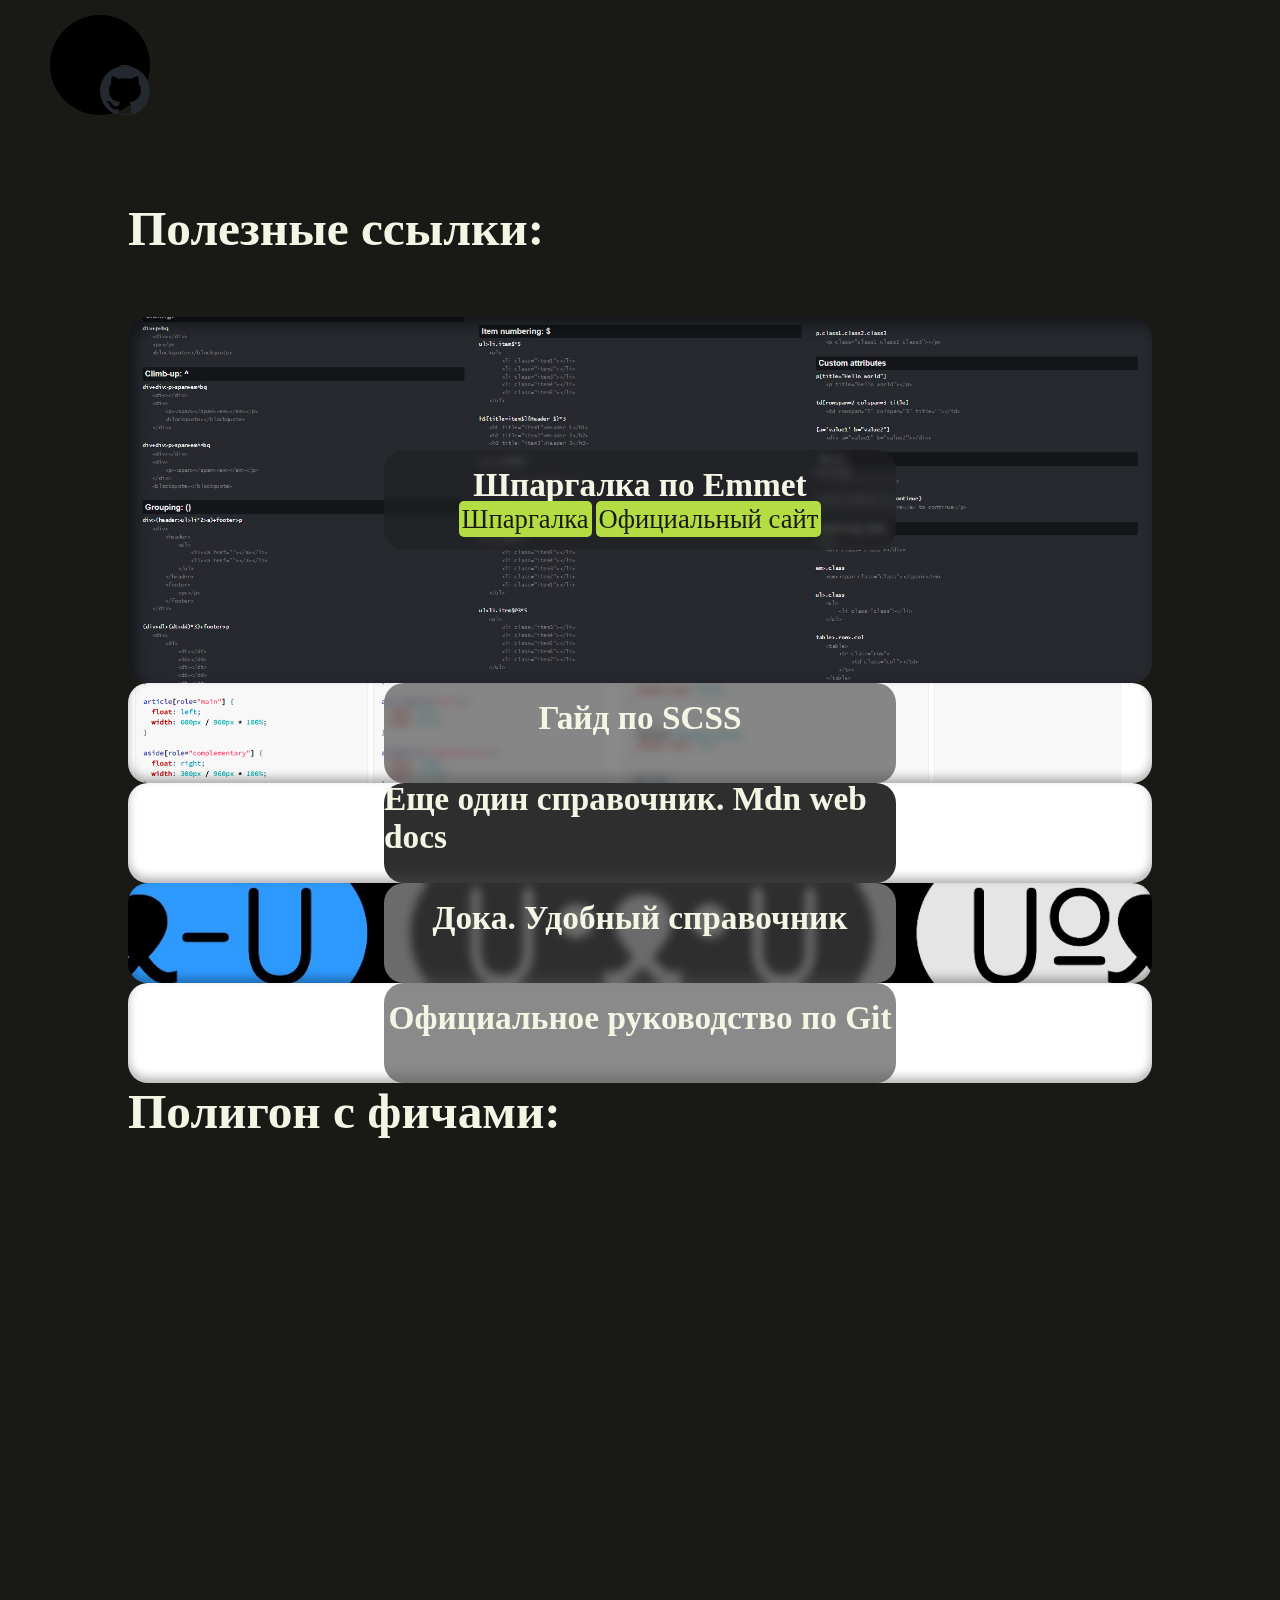
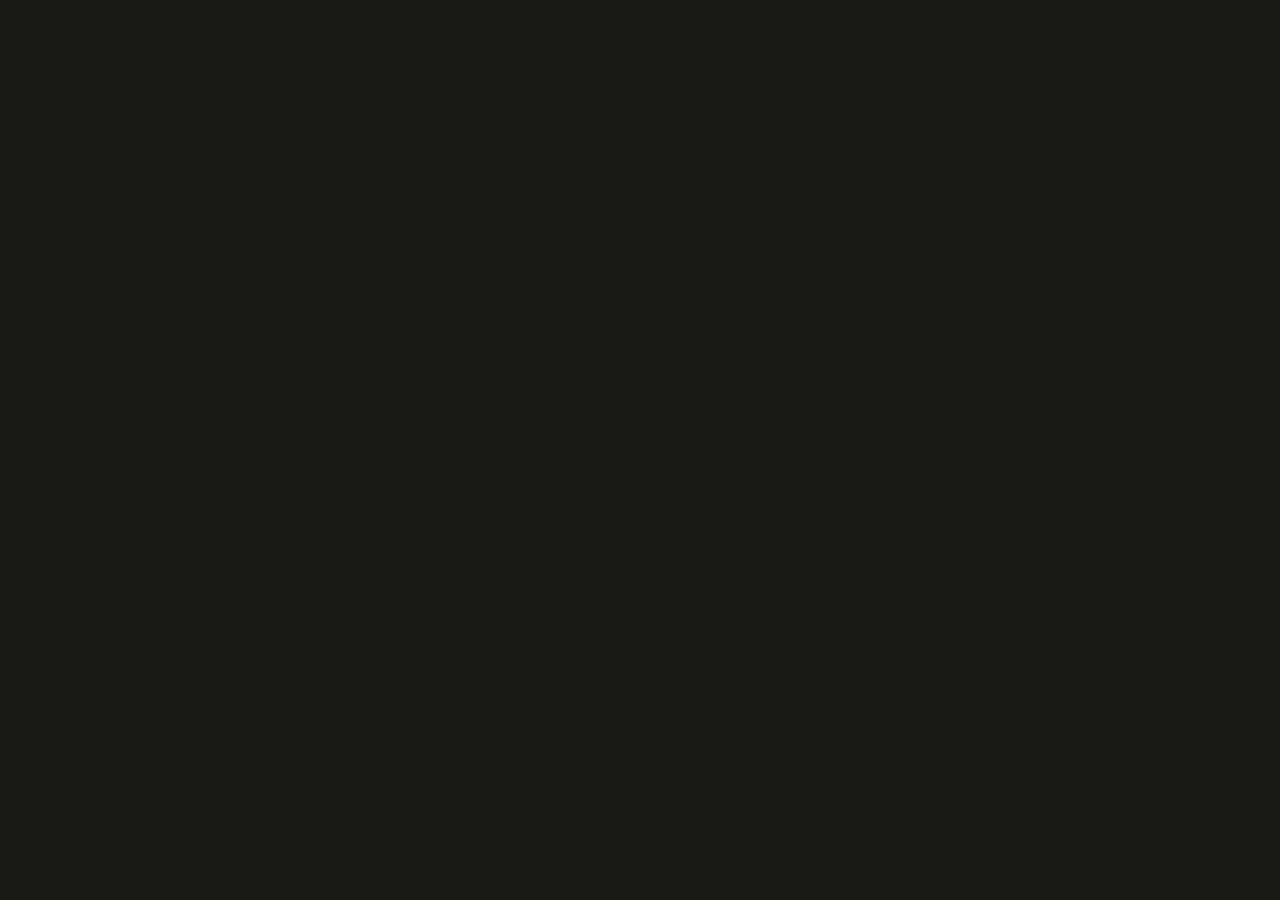
<file: index.html>
<!DOCTYPE html>
<html lang="en">
<head>
    <meta charset="UTF-8">
    <meta name="viewport" content="width=device-width, initial-scale=1.0">
    <link rel="stylesheet" href="style/style.css">
    <title>me</title>
</head>
<body>
    <header>
    <div class="avatar"><div class="git"></div></div>
    </header>
    <div class="content">
        <div class="block materials">
            <h2>Полезные ссылки:</h2>
            <div class="slider active" style="background-image: url(
                style/img/Emmet-list.png
            );">
            <div>
            <h1>Шпаргалка по Emmet</h1>
            <p><a href="https://docs.emmet.io/cheat-sheet/">Шпаргалка</a>
                <a href="https://docs.emmet.io/css-abbreviations/">Официальный сайт</a></p>
            
            </div>
            </div>
            <div class="slider" style="background-image: url(
                style/img/scss.png
            );">
            <div>
            <h1>Гайд по SCSS</h1>
            <p><a href="https://sass-scss.ru/guide/">Гайд</a>
            </div>
            </div>
            <div class="slider" style="background-image: url(
                https://habrastorage.org/getpro/habr/upload_files/36d/d2d/f2d/36dd2df2dd3817ad71e4dbc1a55fa0f6.png
            );">
            <div style="backdrop-filter: invert(70%) brightness(60%) blur(5px);">
            <h1>Еще один справочник. Mdn web docs</h1>
            <p><a href="https://doka.guide/">Открыть сайт</a></p>
            </div>
            </div>
            <div class="slider" style="background-image: url(
                style/img/Doka.jpg
            );">
            <div style="backdrop-filter: invert(70%) brightness(60%) blur(5px);">
            <h1>Дока. Удобный справочник</h1>
            <p><a href="https://doka.guide/">Открыть сайт</a></p>
            </div>
            </div>
            <div class="slider" style="background-image: url(
                https://avatars.mds.yandex.net/i?id=b10d87cb538e0b4d468ae9e17722e532_l-9589172-images-thumbs&n=13
            );">
            
            <div>
                <h1>Официальное руководство по Git</h1>
                <p><a href="https://git-scm.com/book/ru/v2">Открыть сайт</a>
        
            </div>
            <!--<div class="slider" style="background-image: url(
                
            );">
            
            <h1></h1>
        
            </div>
            <div class="slider" style="background-image: url(
                
            );">
            
            <h1></h1>
        
            </div>
            <div class="slider" style="background-image: url(
                
            );">
            
            <h1></h1>
        
            </div>
            <div class="slider" style="background-image: url(
                
            );">
            
            <h1></h1>
        
            </div>-->
        </div
        <div class="block features">
            <h2>Полигон с фичами:</h2>

        </div>
        <div class="block prgects">
            
        </div> 
    </div>
    <script src="js/script.js"></script>
</body>
</html>
</file>
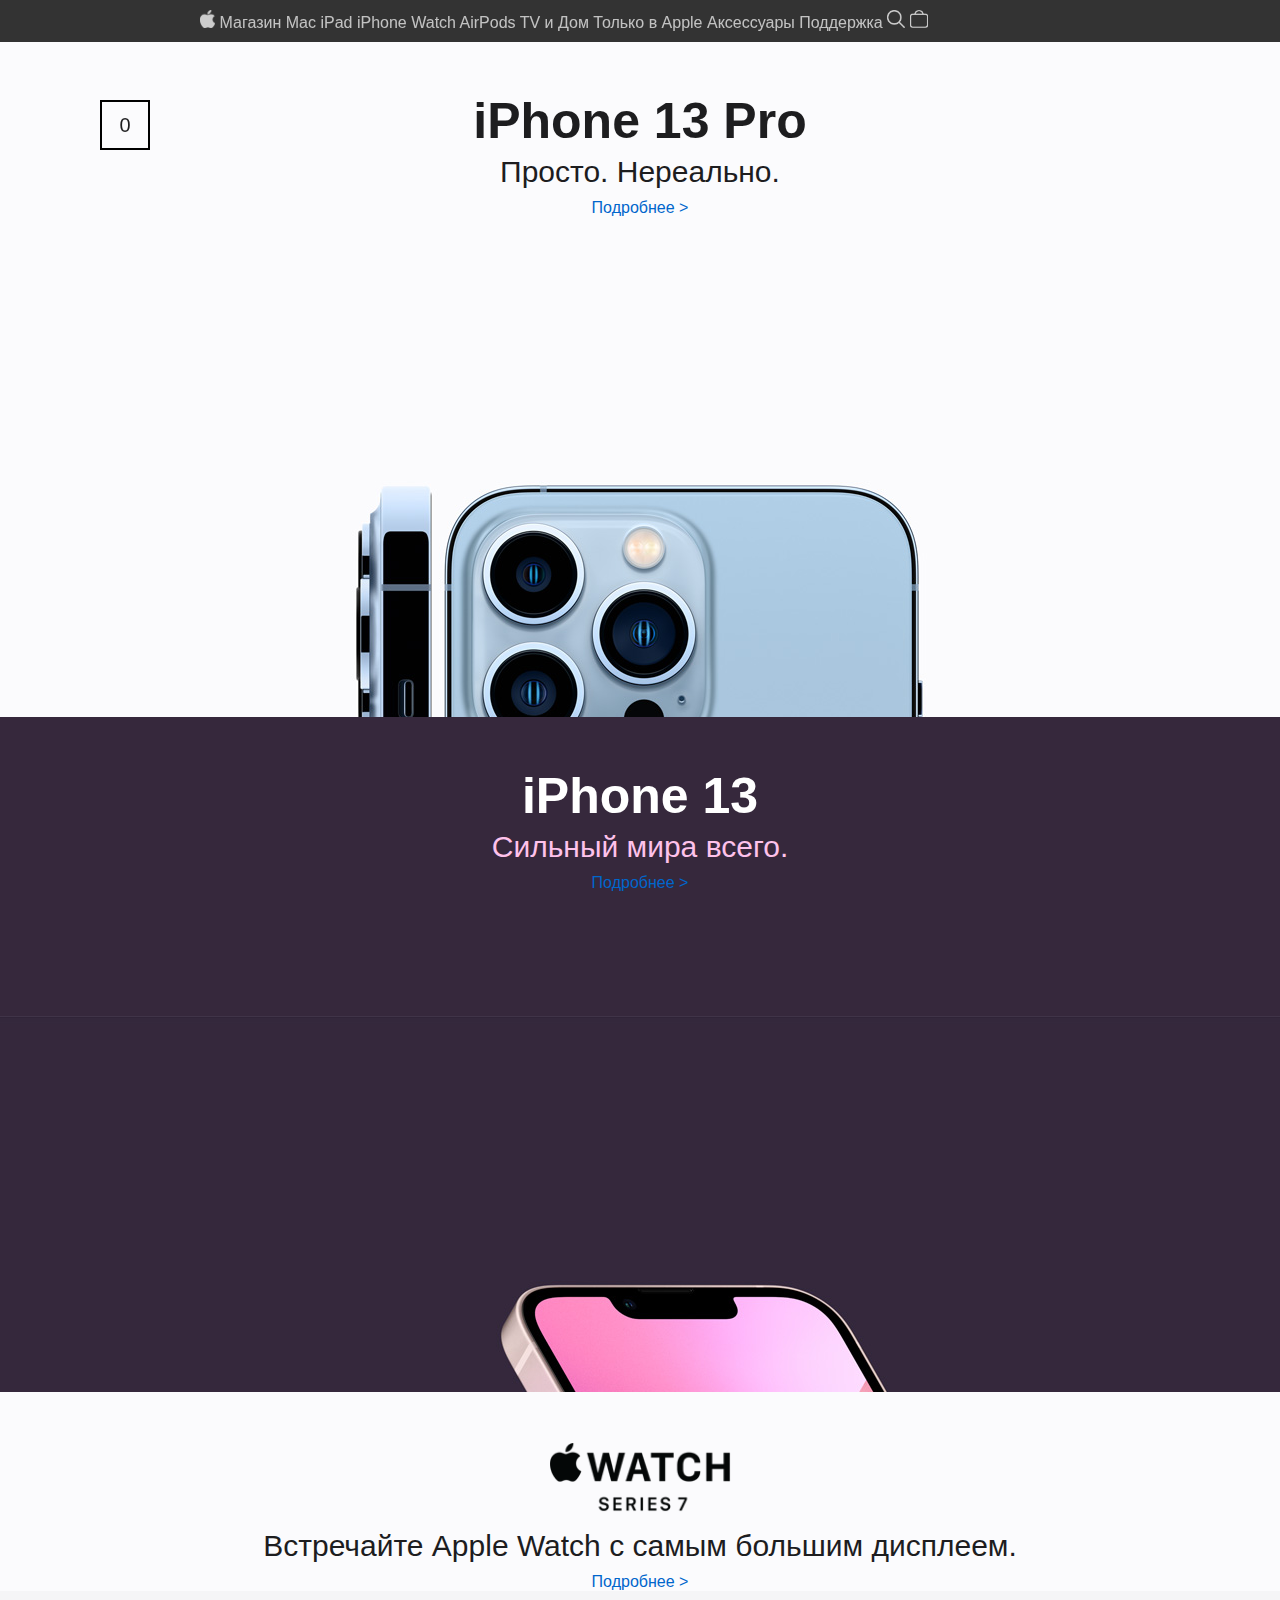
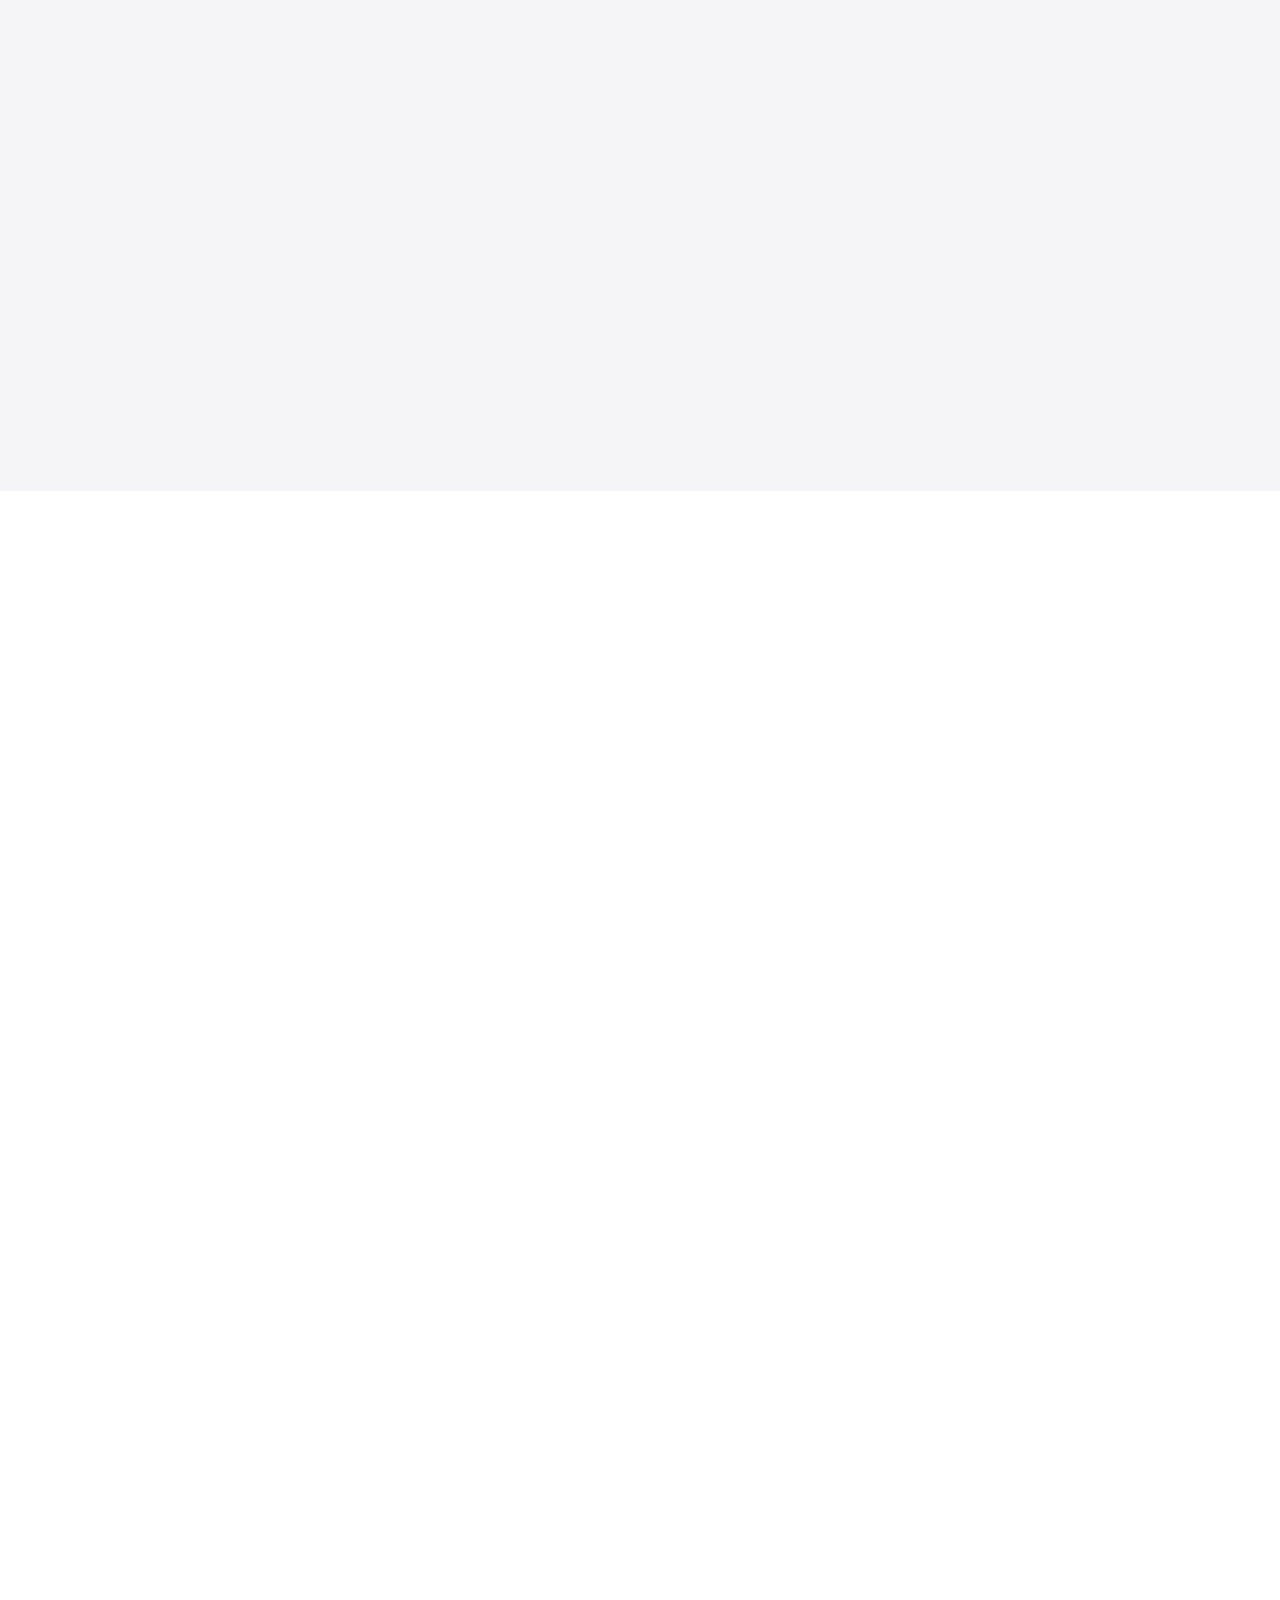
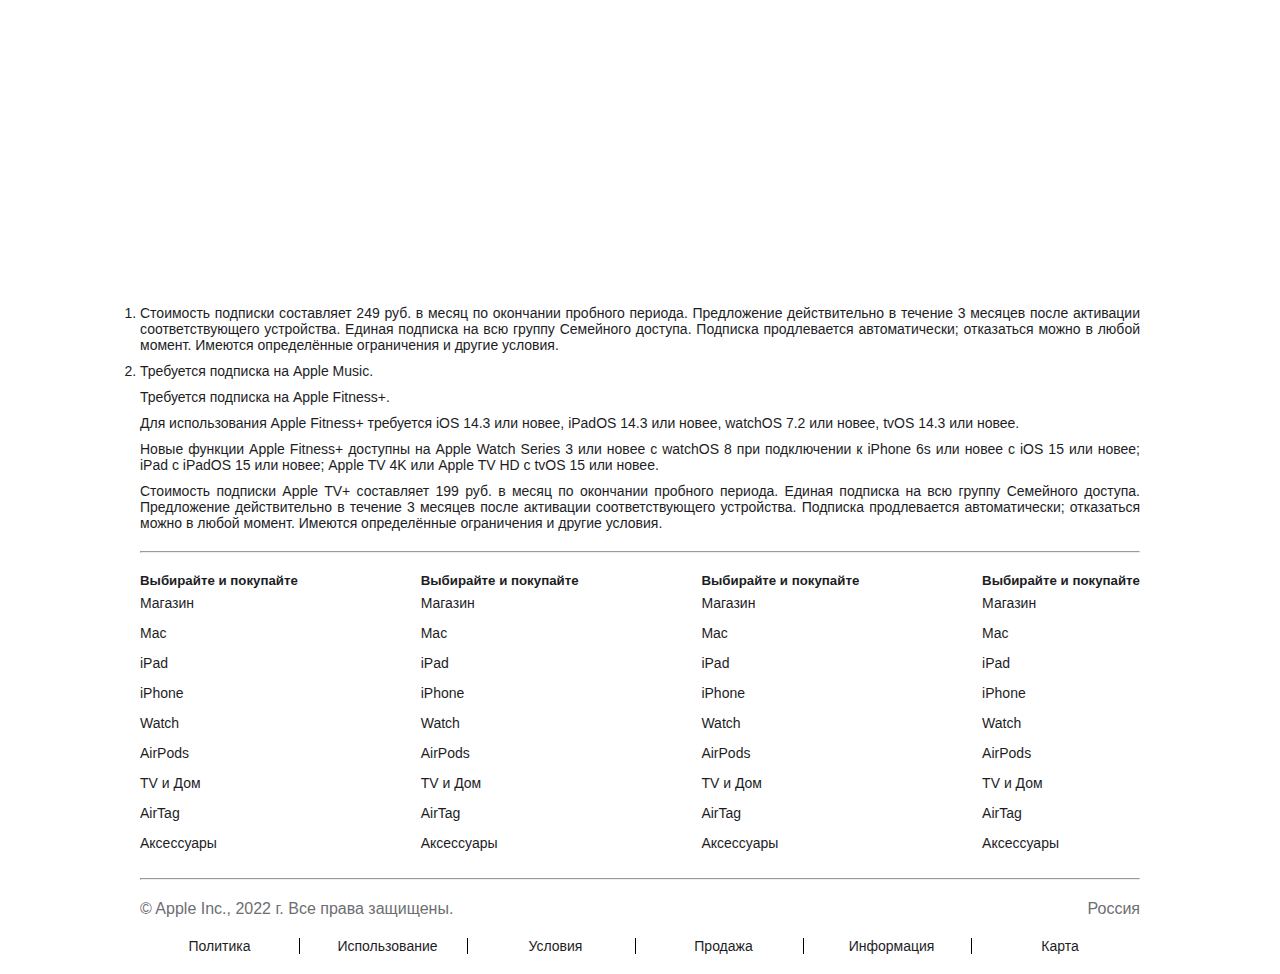
<file: iPhone (1)/index.html>
<!DOCTYPE html>
<html lang="ru">
<head>
    <meta charset="UTF-8">
    <meta http-equiv="X-UA-Compatible" content="IE=edge">
    <meta name="viewport" content="width=device-width, initial-scale=1.0">
    <title>Apple Corporation</title>
    <link rel="stylesheet" href="style/style.css">
</head>
<body>
    <nav class="nav">
        <div class="nav__links">
            <a href="index.html" class="nav__link"><img src="style/img/logo.png" alt="" class="nav__img"></a>
            <a href="store.html" class="nav__link">Магазин</a>
            <a href="" class="nav__link">Mac</a>
            <a href="" class="nav__link">iPad</a>
            <a href="" class="nav__link">iPhone</a>
            <a href="" class="nav__link">Watch</a>
            <a href="" class="nav__link">AirPods</a>
            <a href="" class="nav__link">TV и Дом</a>
            <a href="" class="nav__link">Только в Apple</a>
            <a href="" class="nav__link">Аксессуары</a>
            <a href="" class="nav__link">Поддержка</a>
            <a href="" class="nav__link"><img src="style/img/search.png" alt="" class="nav__img"></a>
            <a href="#" class="nav__link btnMessage"><img src="style/img/bag.png" alt="" class="nav__img"></a>
        </div>
            
        <div class="nav-placeholder"></div>
    </nav>
    <div class="message">На данный момент магазин не доступен</div>
    <main>
        <section class="promo">
            <h2 class="promo__header">iPhone 13 Pro</h2>
            <h3 class="promo__subheader">Просто. Нереально.</h3>
            <a class="promo__link" href="">Подробнее > </a>
            <div class="promo__img promo__img_iphone13pro" id="iphone13pro"></div>
        </section>

        <section class="promo promo_purple">
            <h2 class="promo__header promo__header_purple">iPhone 13</h2>
            <h3 class="promo__subheader promo__subheader_purple">Сильный мира всего.</h3>
            <a class="promo__link" href="">Подробнее > </a>
            <div class="promo__img promo__img_iphone13" id="iphone13"></div>
        </section>
        
        <section class="promo">
            <h2 class="promo__header"><img class="promo__img" src="style/img/watch_logo.png" alt=""></h2>
            <h3 class="promo__subheader">Встречайте Apple Watch с самым большим дисплеем.</h3>
            <a class="promo__link" href="">Подробнее > </a>
            <div class="promo__img promo__img_watch" id="watch"></div>
        </section>

        <section class="promo-wrapper promo-wrapper_first">
            <section class="promo promo_little">
                <h2 class="promo__header">MacBook Pro</h2>
                <h3 class="promo__subheader">Суперсила профессионалов</h3>
                <a class="promo__link" href="">Подробнее > </a>
                <div class="promo__img promo__img_little promo__img_book_little" id="macbook"></div>
            </section>

            <section class="promo promo_little promo_little_black">
                <h2 class="promo__header">iPad Pro</h2>
                <h3 class="promo__subheader">Суперсила чипа Apple M1</h3>
                <a class="promo__link" href="">Подробнее > </a>
                <div class="promo__img promo__img_little promo__img_ipad_little" id="ipad"></div>
            </section>
        </section>


        <section class="promo-wrapper promo-wrapper_second">
            <section class="promo promo_little">
                <div class="promo__img promo__img_little promo__img_airpods_little" id="airpods"></div>
                <h2 class="promo__header">AirPods</h2>
                <h3 class="promo__subheader">Абсолютно новые. <br>С пространственным аудио.</h3>
                <a class="promo__link" href="">Подробнее > </a>     
            </section>

            <section class="promo promo_little">
                <h2 class="promo__header"><img src="style/img/logo_fitnes.png" alt=""></h2>
                <h3 class="promo__subheader">Больше движения. Новые занятия «Бег»<br> и Коллекции тренировок.</h3>
                <a class="promo__link" href="">Подробнее > </a>
                <div class="promo__img promo__img_little promo__img_fitnes_little" id="fitnes"></div>
            </section>
        </section>

       <section class="promo-wrapper promo-wrapper_third">    <!-- дз + js-->
        </section>
    </main>
    <footer class="footer">
        <section class="footer-content">
            <section class="footer-content__info">
                <ol class="footer-content__info__list">
                    <li>Стоимость подписки составляет 249 руб. в месяц по окончании пробного периода. 
                        Предложение действительно в течение 3 месяцев после активации соответствующего устройства. 
                        Единая подписка на всю группу Семейного доступа. 
                        Подписка продлевается автоматически; отказаться можно в любой момент. Имеются определённые ограничения и другие условия.
                    </li>
                    <li>Требуется подписка на Apple Music.</li>
                    <li>Требуется подписка на Apple Fitness+.</li>
                    <li>Для использования Apple Fitness+ требуется iOS 14.3 или новее, 
                        iPadOS 14.3 или новее, watchOS 7.2 или новее, tvOS 14.3 или новее.
                    </li>
                    <li>Новые функции Apple Fitness+ доступны на Apple Watch Series 3 или новее с watchOS 8
                         при подключении к iPhone 6s или новее с iOS 15 или новее;
                         iPad с iPadOS 15 или новее; Apple TV 4K или Apple TV HD с tvOS 15 или новее.
                    </li>
                    <li>Стоимость подписки Apple TV+ составляет 199 руб. в месяц по окончании пробного периода.
                        Единая подписка на всю группу Семейного доступа.
                        Предложение действительно в течение 3 месяцев после активации соответствующего устройства.
                        Подписка продлевается автоматически; отказаться можно в любой момент.
                        Имеются определённые ограничения и другие условия.
                    </li>
                </ol>
            </section>
            <hr>
            <nav class="footer-content__nav">
                <section class="footer-content__nav__item">
                    <h5>Выбирайте и покупайте</h5>
                    <a href="">Магазин</a>
                    <a href="">Mac</a>
                    <a href="">iPad</a>
                    <a href="">iPhone</a>
                    <a href="">Watch</a>
                    <a href="">AirPods</a>
                    <a href="">TV и Дом</a>
                    <a href="">AirTag</a>
                    <a href="">Аксессуары</a>
                </section>
                <section class="footer-content__nav__item">
                    <h5>Выбирайте и покупайте</h5>
                    <a href="">Магазин</a>
                    <a href="">Mac</a>
                    <a href="">iPad</a>
                    <a href="">iPhone</a>
                    <a href="">Watch</a>
                    <a href="">AirPods</a>
                    <a href="">TV и Дом</a>
                    <a href="">AirTag</a>
                    <a href="">Аксессуары</a>
                </section>
                <section class="footer-content__nav__item">
                    <h5>Выбирайте и покупайте</h5>
                    <a href="">Магазин</a>
                    <a href="">Mac</a>
                    <a href="">iPad</a>
                    <a href="">iPhone</a>
                    <a href="">Watch</a>
                    <a href="">AirPods</a>
                    <a href="">TV и Дом</a>
                    <a href="">AirTag</a>
                    <a href="">Аксессуары</a>
                </section>
                <section class="footer-content__nav__item">
                    <h5>Выбирайте и покупайте</h5>
                    <a href="">Магазин</a>
                    <a href="">Mac</a>
                    <a href="">iPad</a>
                    <a href="">iPhone</a>
                    <a href="">Watch</a>
                    <a href="">AirPods</a>
                    <a href="">TV и Дом</a>
                    <a href="">AirTag</a>
                    <a href="">Аксессуары</a>
                </section>
            </nav>
            <hr>
            <section class="footer-content__rights">
                <p>© Apple Inc., 2022 г. Все права защищены.</p>
                <p>Россия</p>
            </section>
            <section class="footer-content__legal-links">
                <a href="">Политика</a>
                <a href="">Использование</a>
                <a href="">Условия</a>
                <a href="">Продажа</a>
                <a href="">Информация</a>
                <a href="">Карта</a>
            </section>
        </section>
    </footer>
    
    <div id="score">0</div>
    <script src="script/parallax.js"></script>
    <script src="script/message.js"></script>
</body>
</html>
</file>
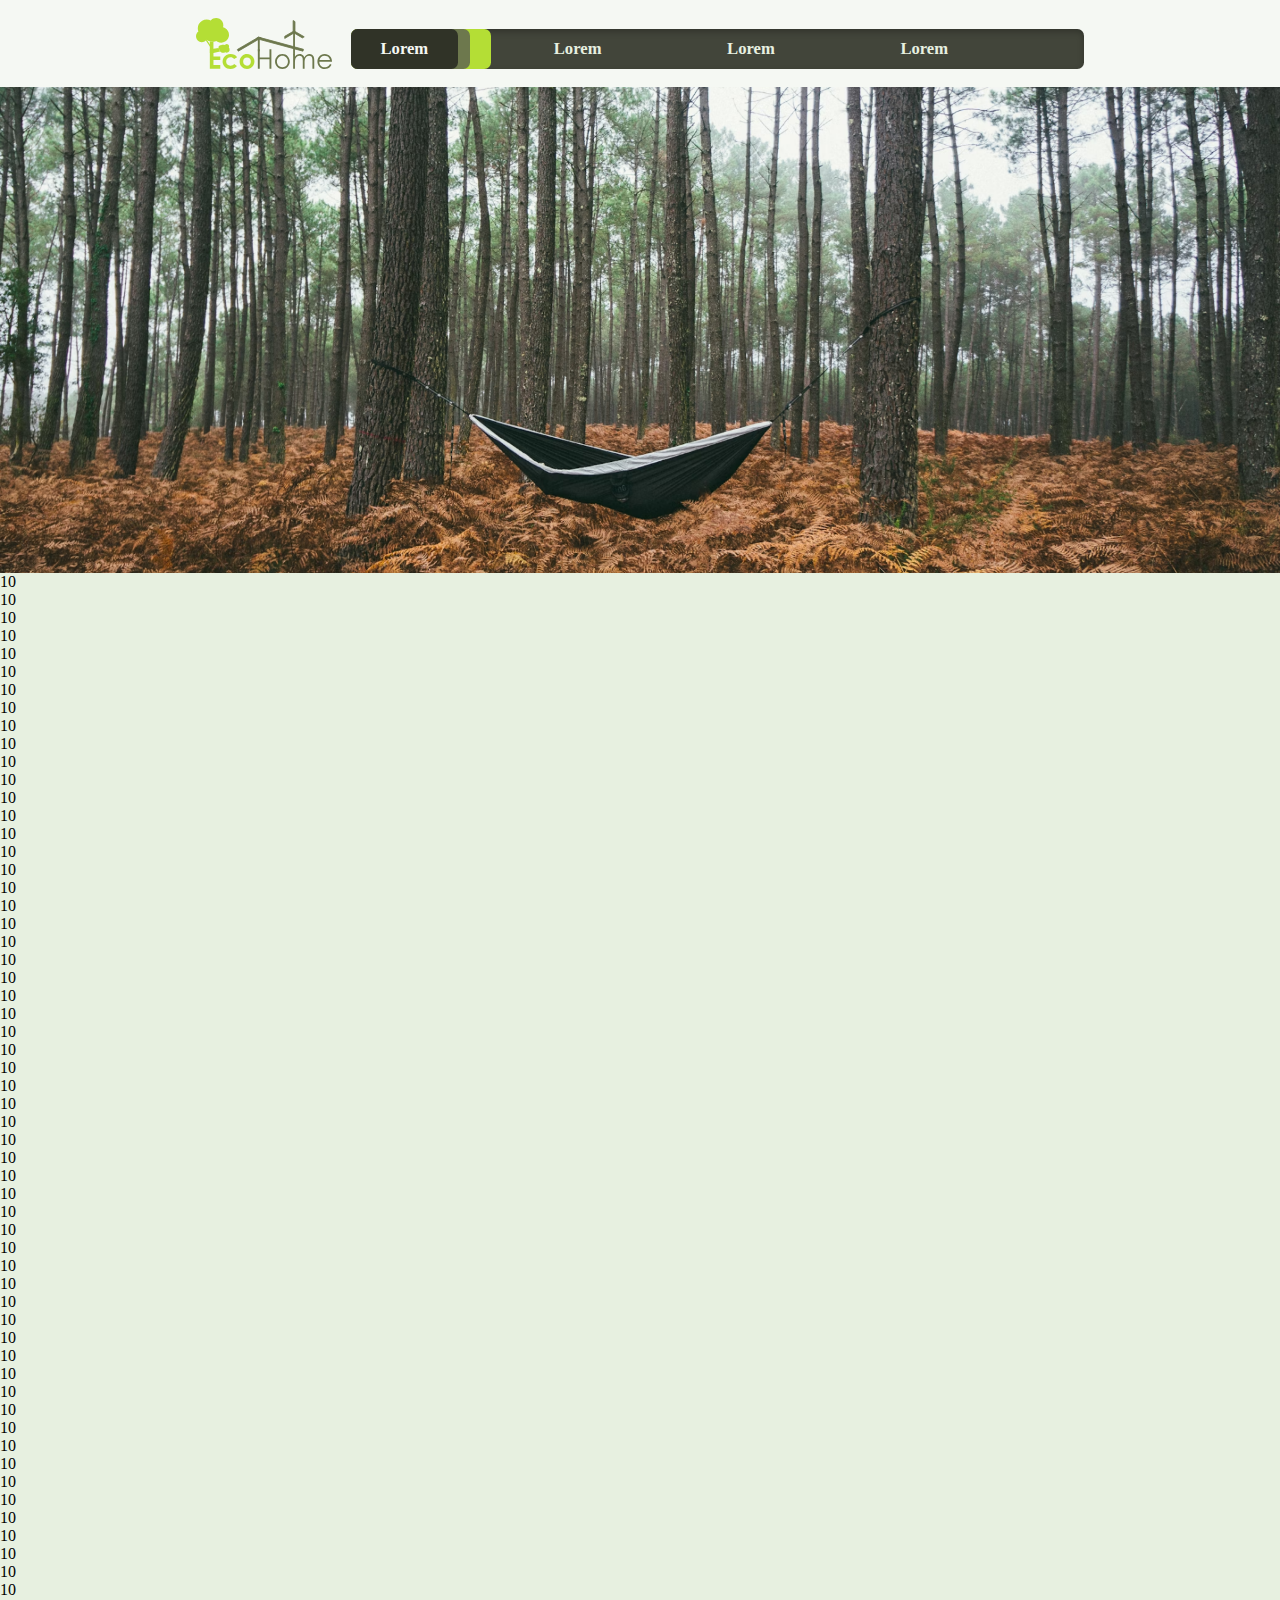
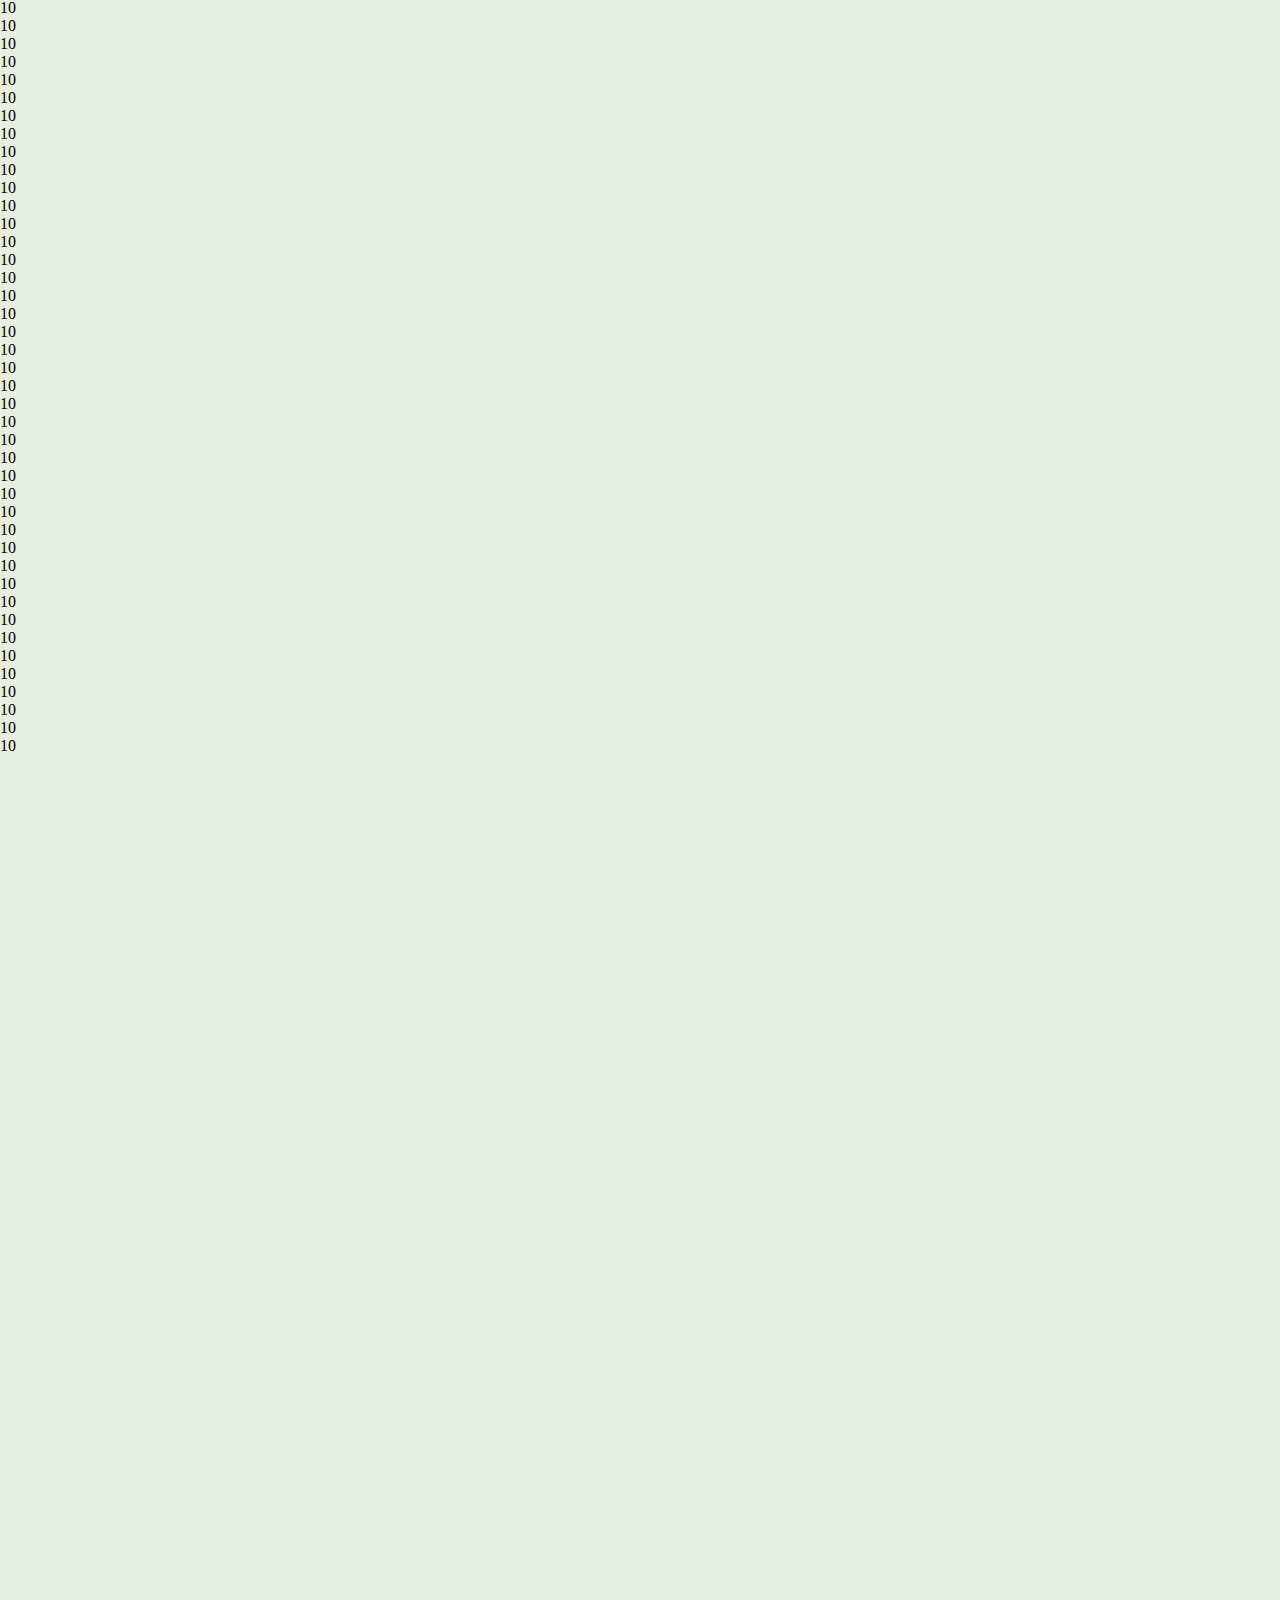
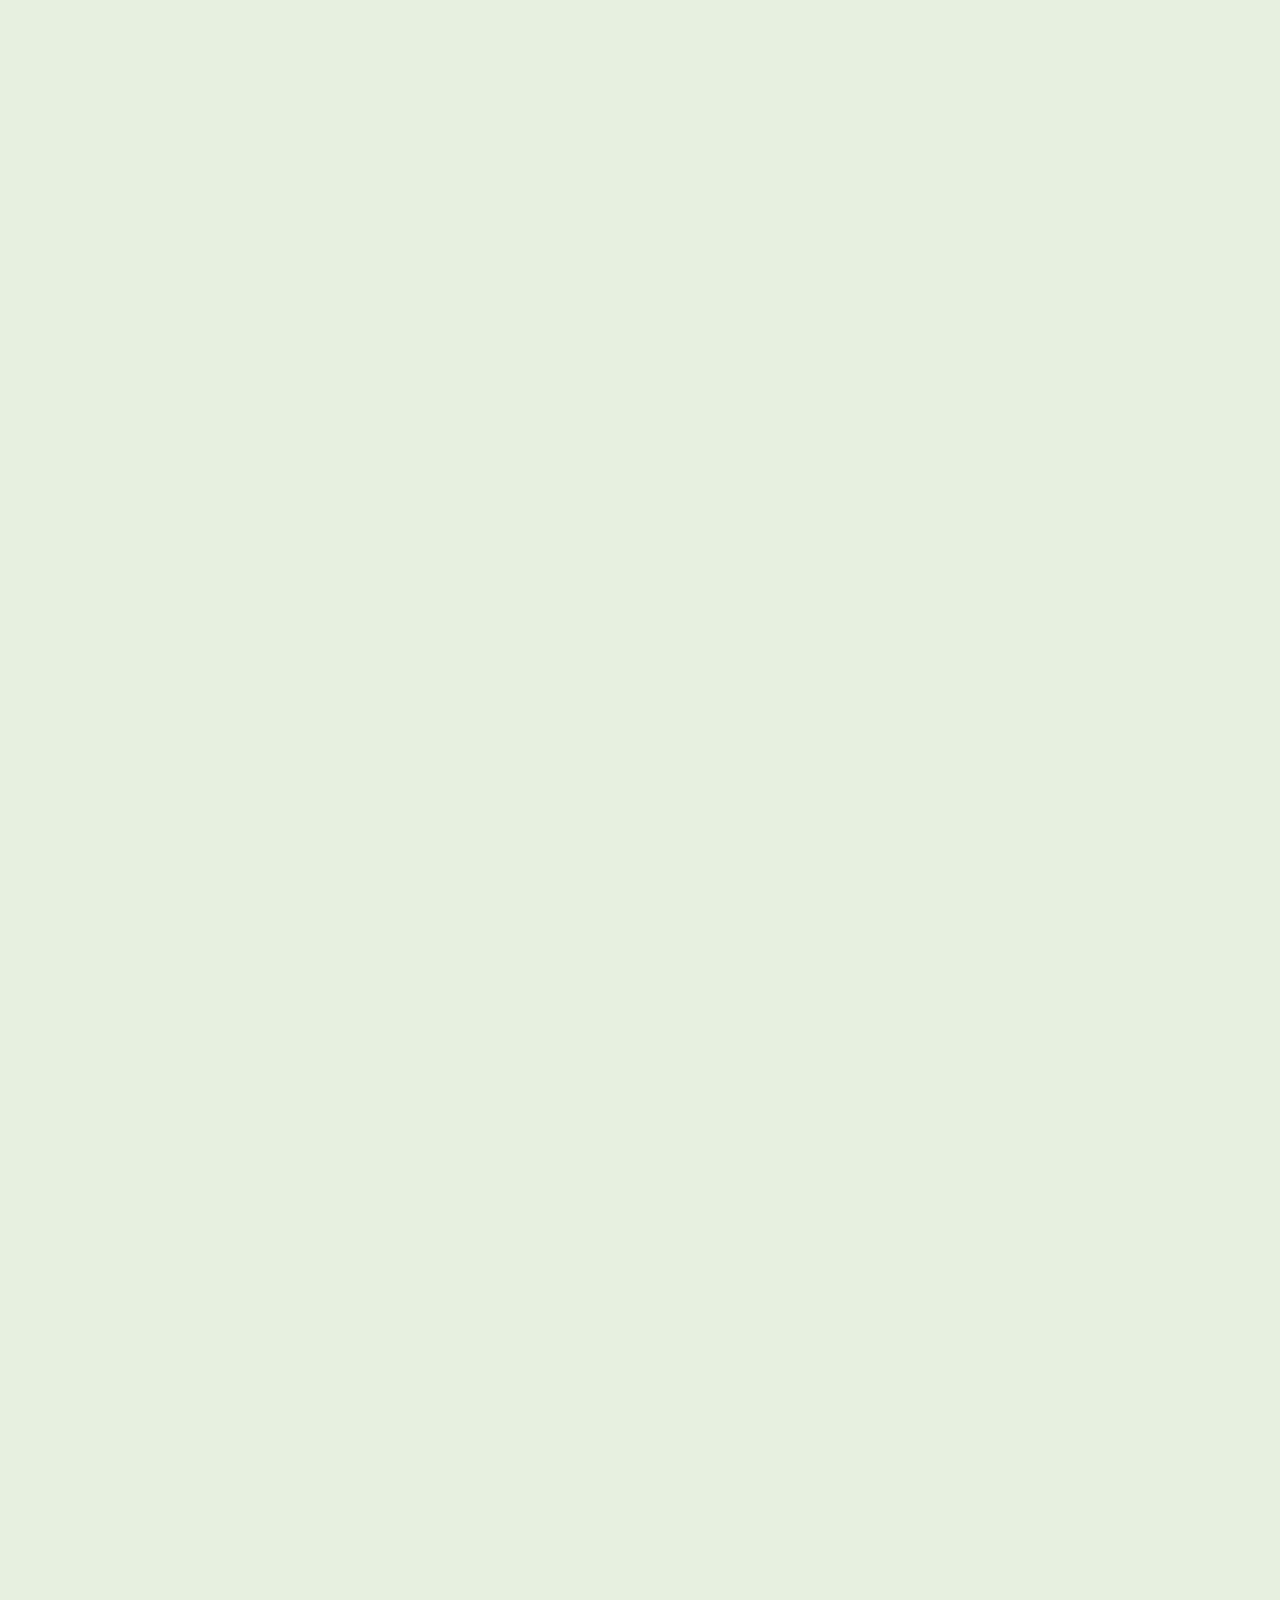
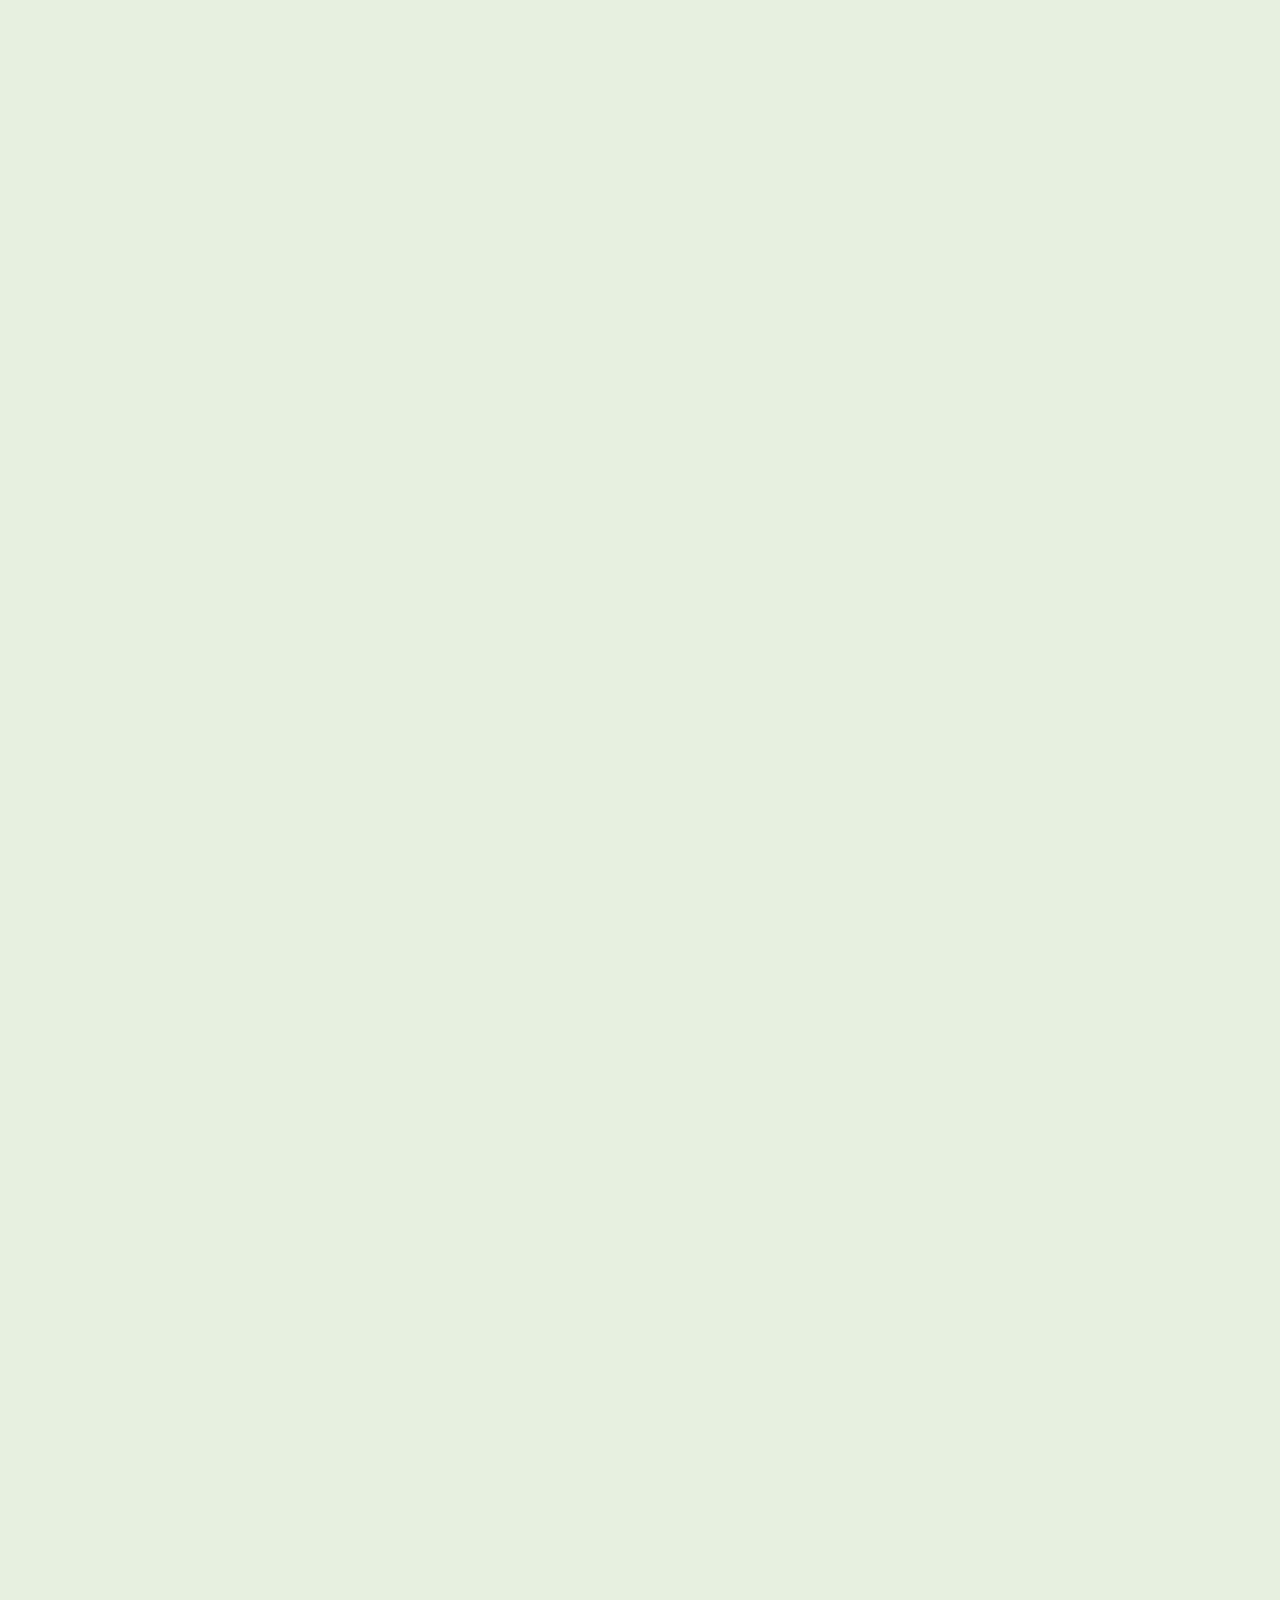
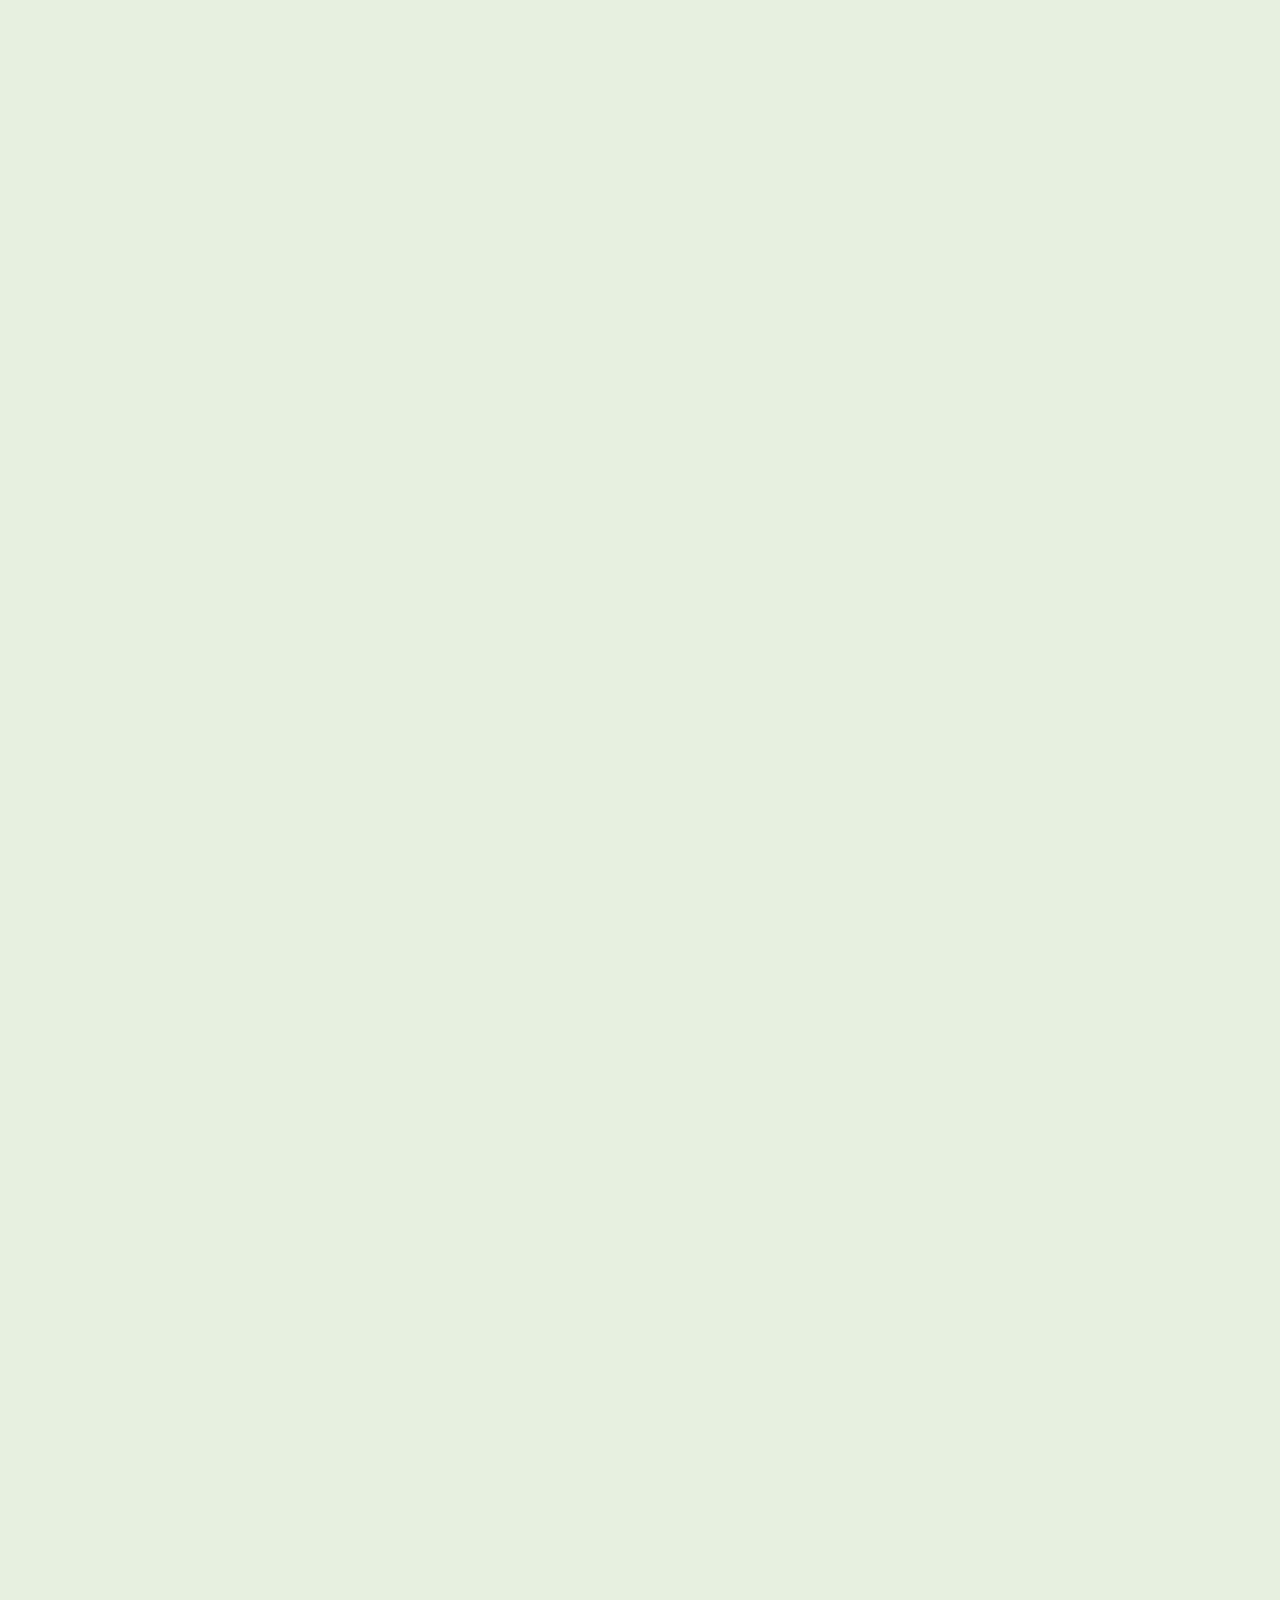
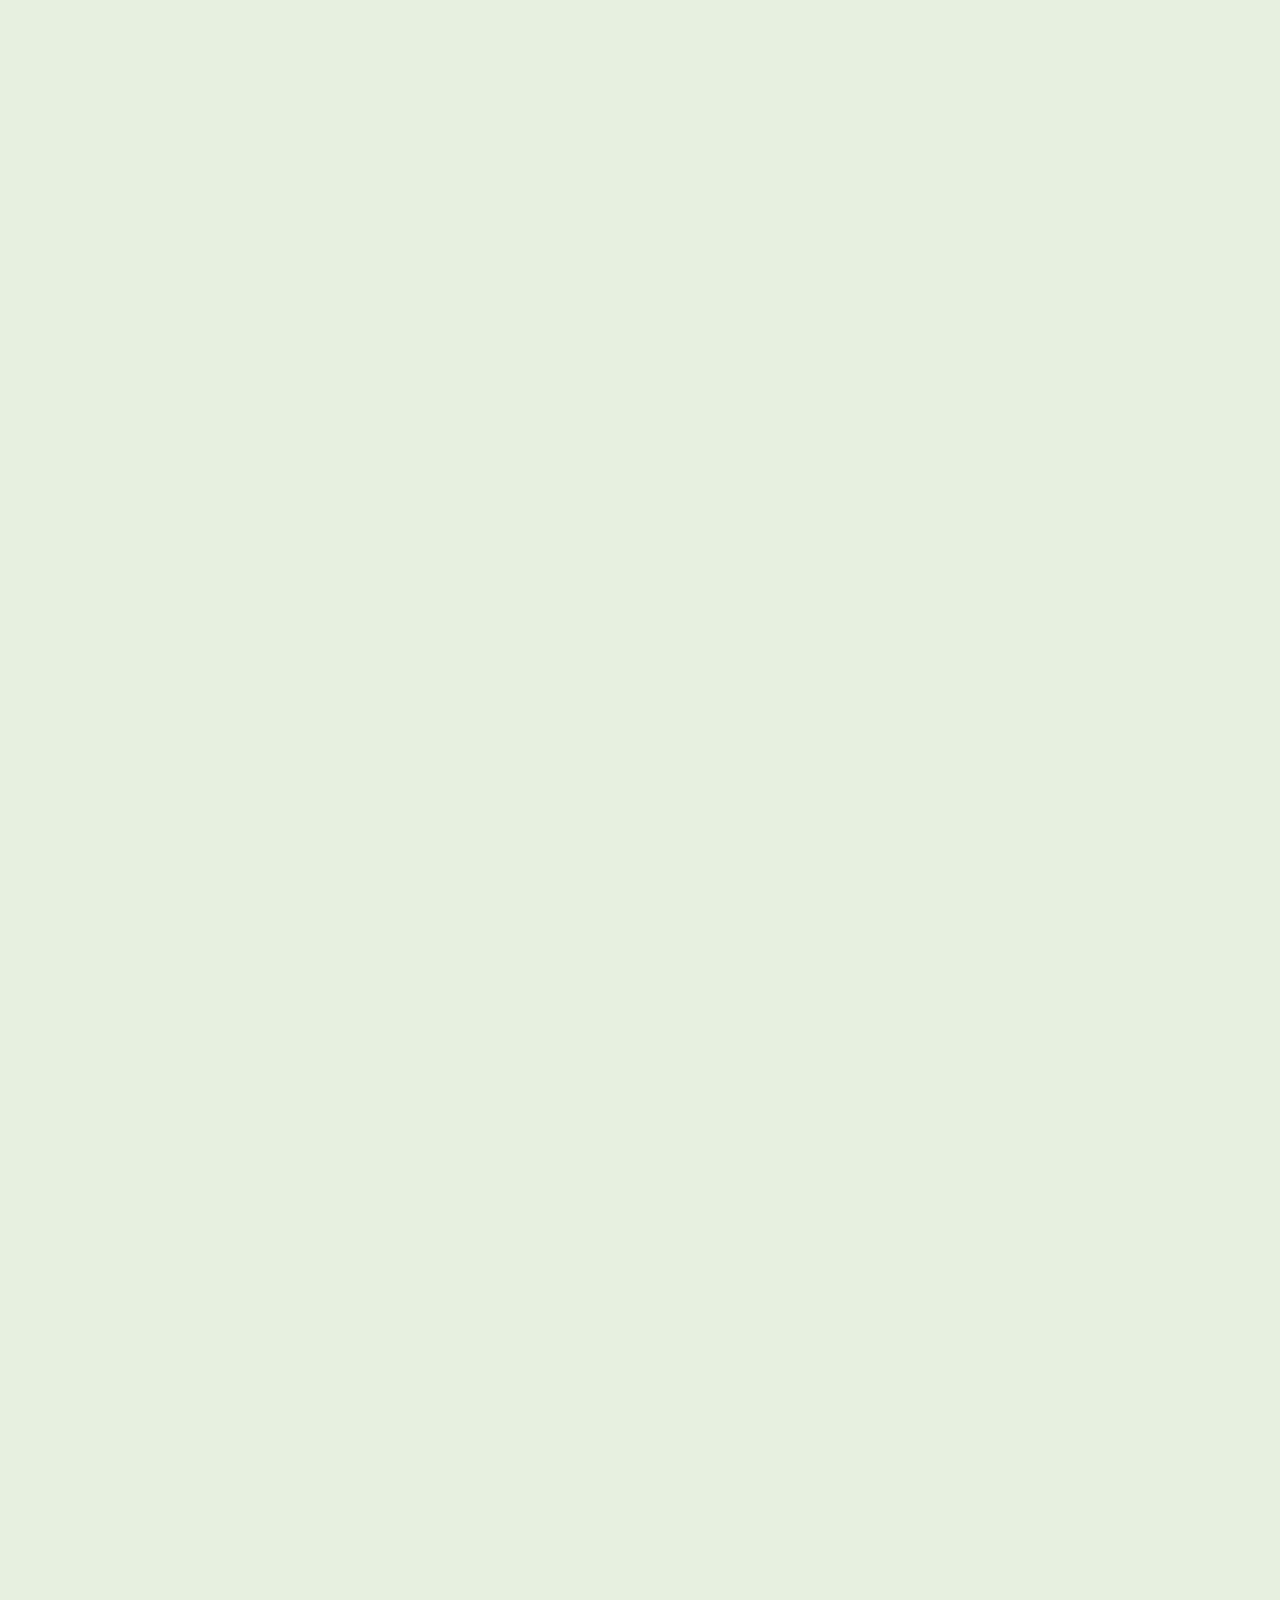
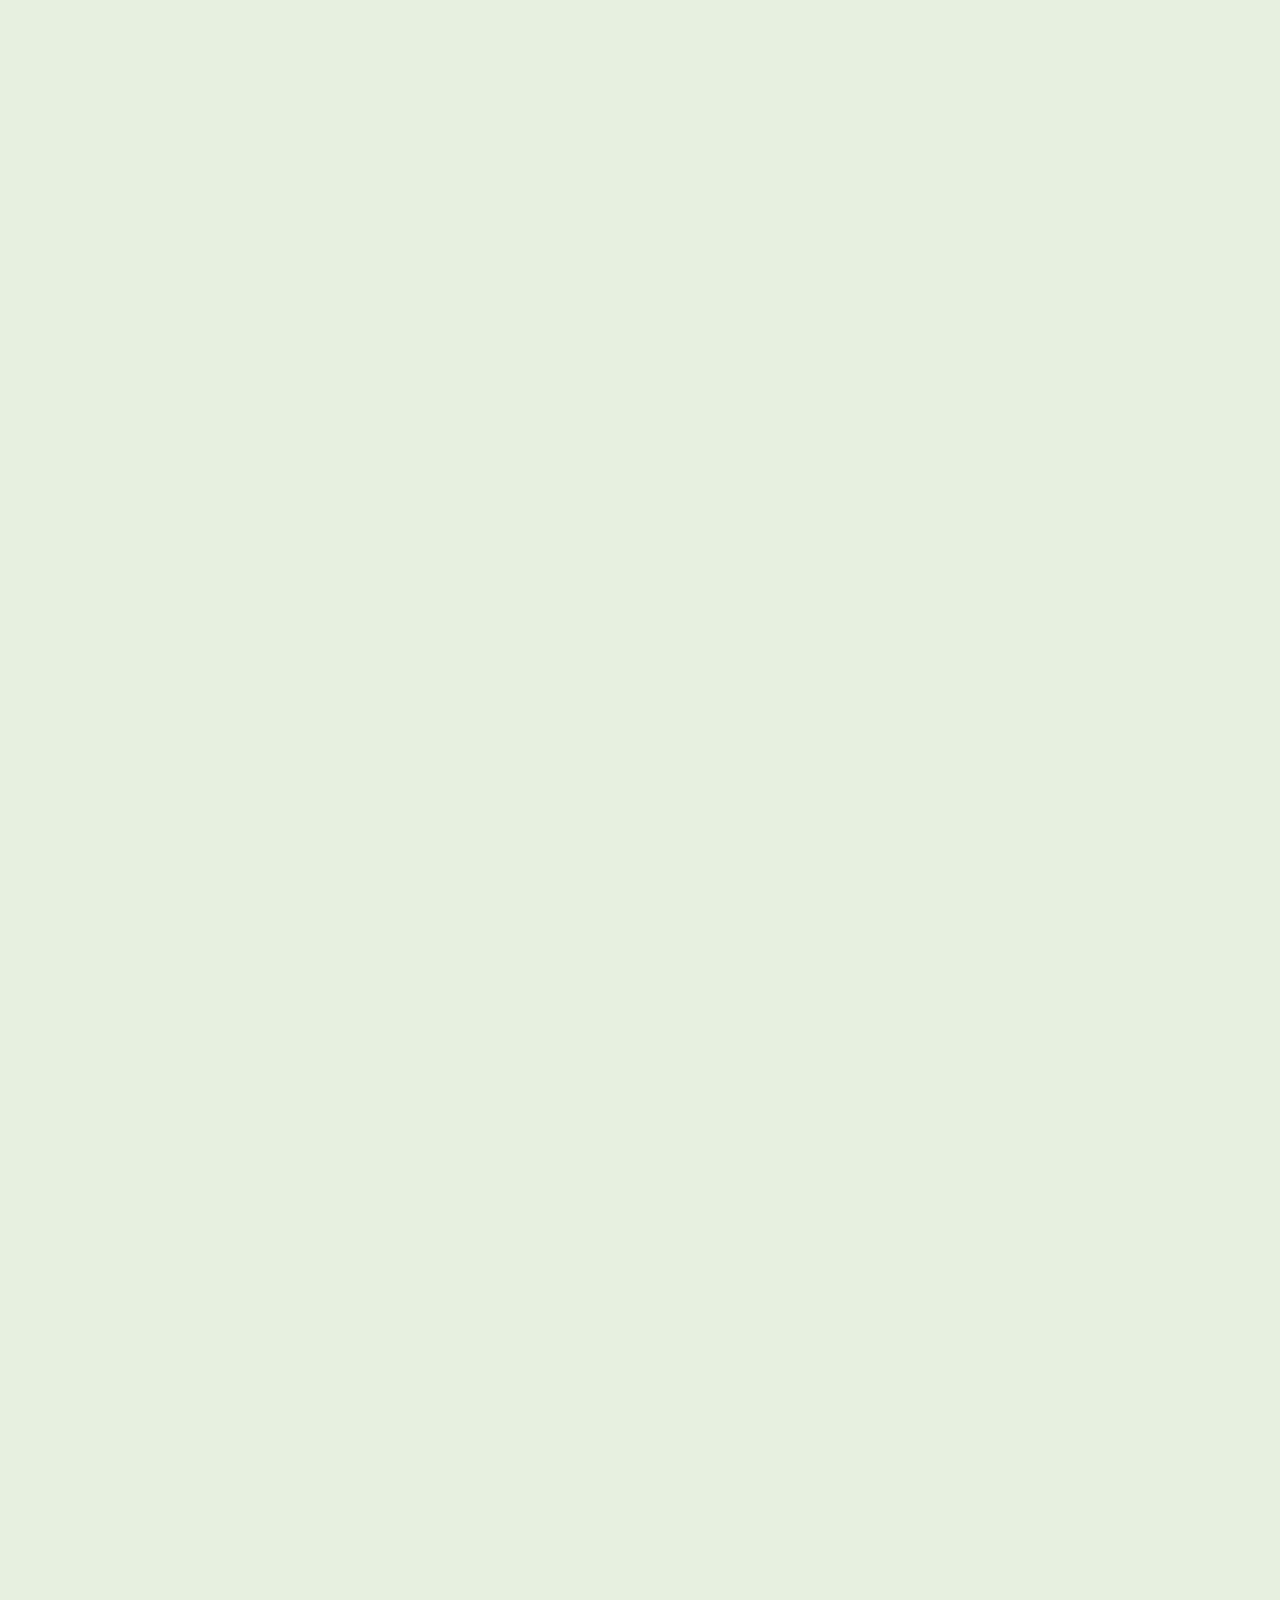
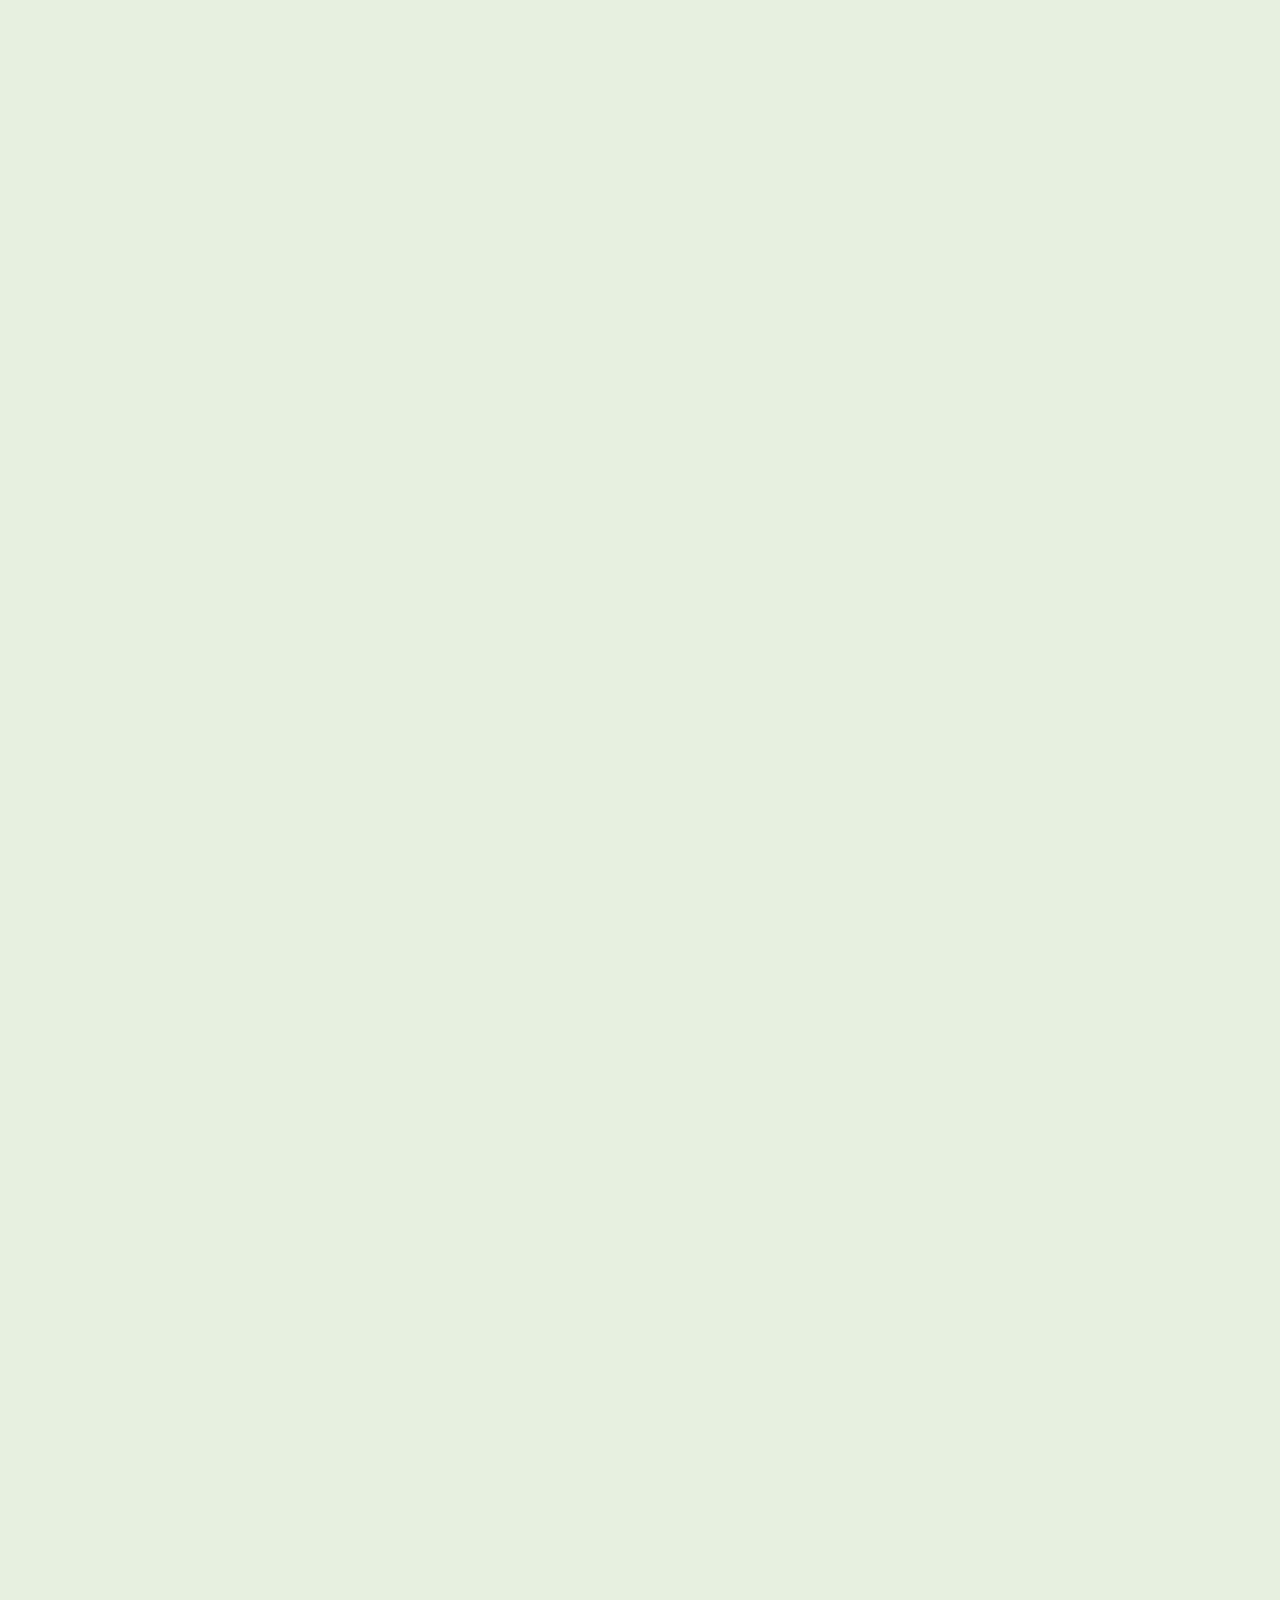
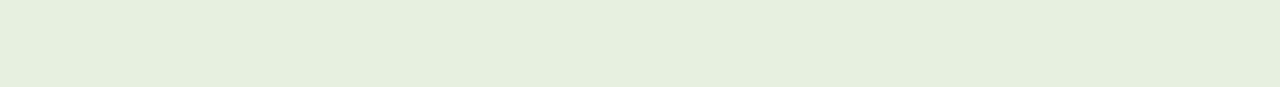
<file: Projects/doing/TechSolutions/index.html>
<!DOCTYPE html>
<html lang="en">
<head>
    <meta charset="UTF-8">
    <meta name="viewport" content="width=device-width, initial-scale=1.0">
    <link rel="stylesheet" href="style/import.css">
    <script src="script/js.js"></script>
    <title>EcoHome</title>
</head>
<body>
    <div class="header">
        <div class="hat ">
            <div class="logo">
            
            </div>
            <div class="navigation">
                <div class="element element-active">
                    <div class="bright-wrap">
                        <div class="light-wrap">
                            <div class="content-wrap">
                                <h1>
                                    Lorem
                                </h1>
                            </div>
                        </div>
                    </div>
                </div>
                <div class="element">
                    <div class="bright-wrap">
                        <div class="light-wrap">
                            <div class="content-wrap">
                                <h1>
                                    Lorem
                                </h1>
                            </div>
                        </div>
                    </div>
                </div>
                <div class="element">
                    <div class="bright-wrap">
                        <div class="light-wrap">
                            <div class="content-wrap">
                                <h1>
                                    Lorem
                                </h1>
                            </div>
                        </div>
                    </div>
                </div>
                <div class="element">
                    <div class="bright-wrap">
                        <div class="light-wrap">
                            <div class="content-wrap">
                                <h1>
                                    Lorem
                                </h1>
                            </div>
                        </div>
                    </div>
                </div>
                <div class="search">
                    <div class="content"></div>
                    <div class="button"></div>
                </div>
            </div>
        </div>
    </div>
    <div class="content">
        <div class="block1 block">
            <div class="frame">
                 
            </div>
        </div>
        <p>10</p>
        <p>10</p>
        <p>10</p>
        <p>10</p>
        <p>10</p>
        <p>10</p>
        <p>10</p>
        <p>10</p>
        <p>10</p>
        <p>10</p>
        <p>10</p>
        <p>10</p>
        <p>10</p>
        <p>10</p>
        <p>10</p>
        <p>10</p>
        <p>10</p>
        <p>10</p>
        <p>10</p>
        <p>10</p>
        <p>10</p>
        <p>10</p>
        <p>10</p>
        <p>10</p>
        <p>10</p>
        <p>10</p>
        <p>10</p>
        <p>10</p>
        <p>10</p>
        <p>10</p>
        <p>10</p>
        <p>10</p>
        <p>10</p>
        <p>10</p>
        <p>10</p>
        <p>10</p>
        <p>10</p>
        <p>10</p>
        <p>10</p>
        <p>10</p>
        <p>10</p>
        <p>10</p>
        <p>10</p>
        <p>10</p>
        <p>10</p>
        <p>10</p>
        <p>10</p>
        <p>10</p>
        <p>10</p>
        <p>10</p>
        <p>10</p>
        <p>10</p>
        <p>10</p>
        <p>10</p>
        <p>10</p>
        <p>10</p>
        <p>10</p>
        <p>10</p>
        <p>10</p>
        <p>10</p>
        <p>10</p>
        <p>10</p>
        <p>10</p>
        <p>10</p>
        <p>10</p>
        <p>10</p>
        <p>10</p>
        <p>10</p>
        <p>10</p>
        <p>10</p>
        <p>10</p>
        <p>10</p>
        <p>10</p>
        <p>10</p>
        <p>10</p>
        <p>10</p>
        <p>10</p>
        <p>10</p>
        <p>10</p>
        <p>10</p>
        <p>10</p>
        <p>10</p>
        <p>10</p>
        <p>10</p>
        <p>10</p>
        <p>10</p>
        <p>10</p>
        <p>10</p>
        <p>10</p>
        <p>10</p>
        <p>10</p>
        <p>10</p>
        <p>10</p>
        <p>10</p>
        <p>10</p>
        <p>10</p>
        <p>10</p>
        <p>10</p>
        <p>10</p>
    </div>
</body>
</html>
</file>
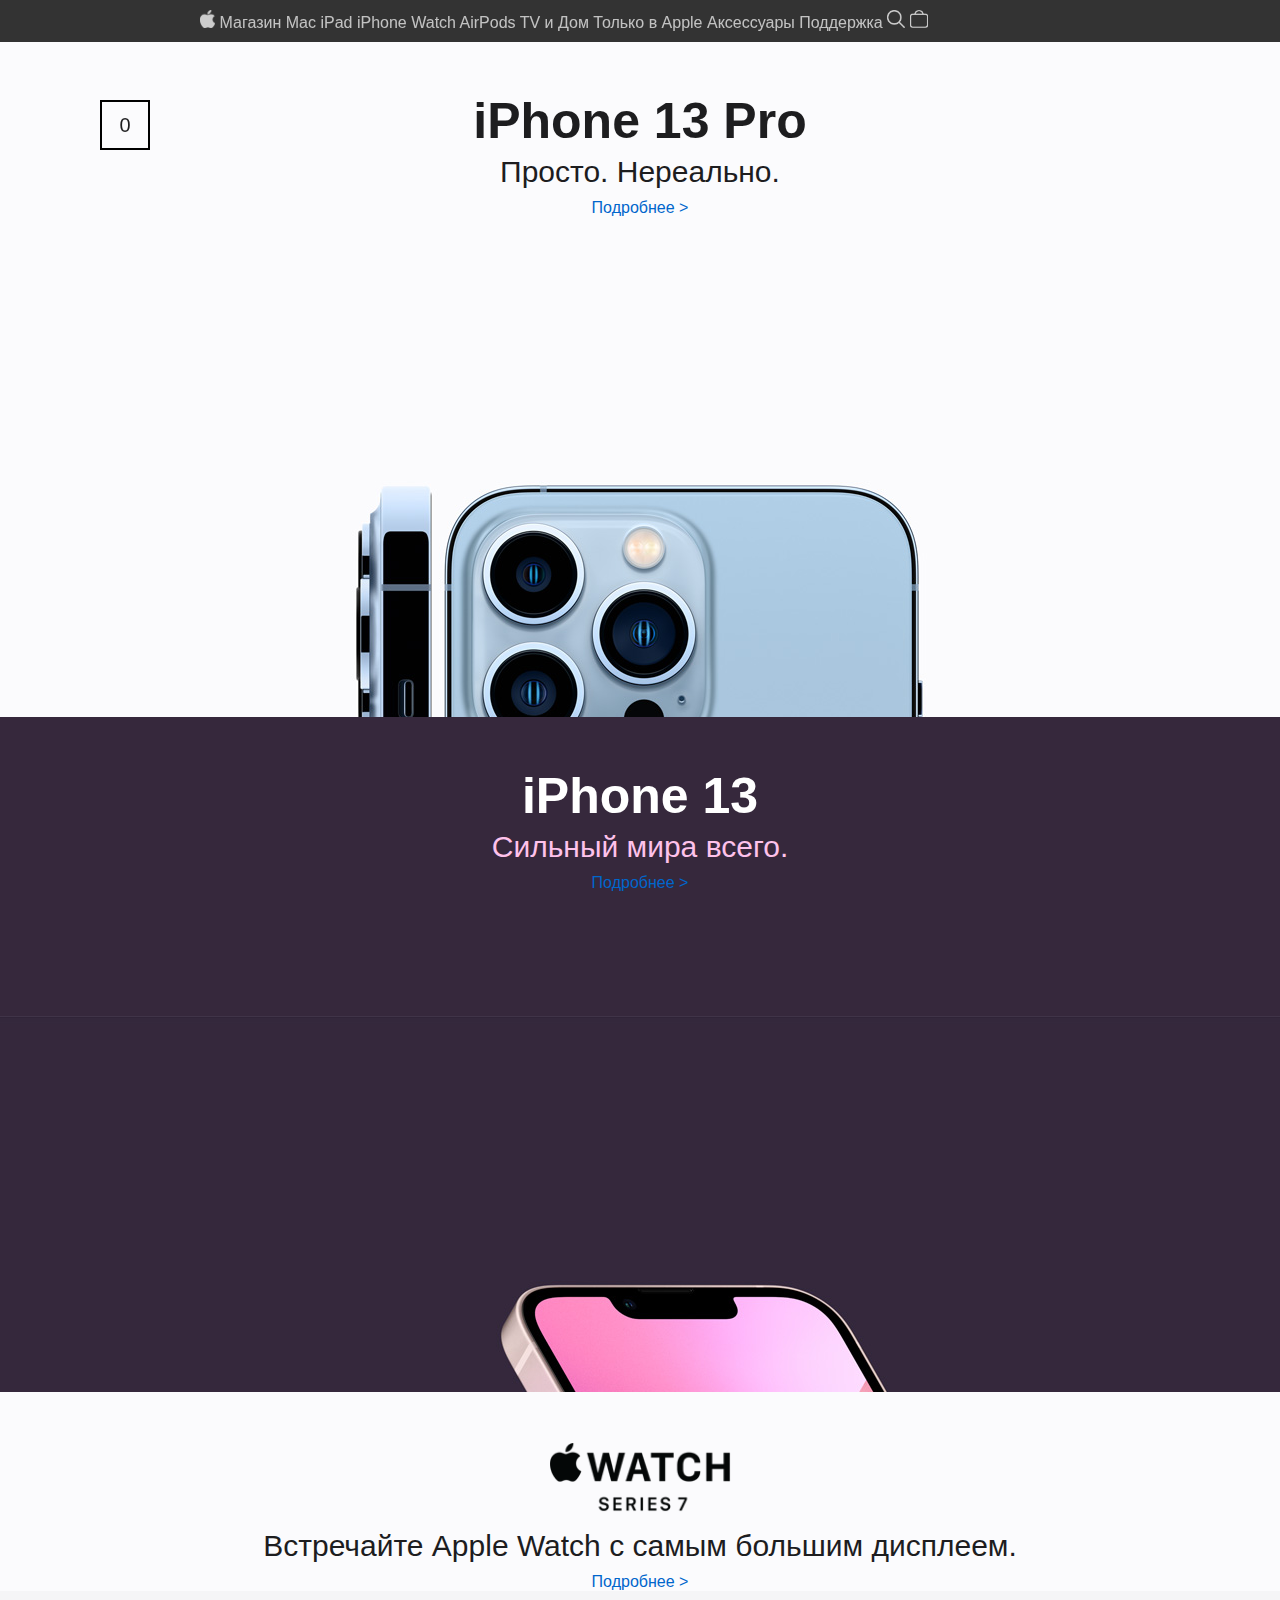
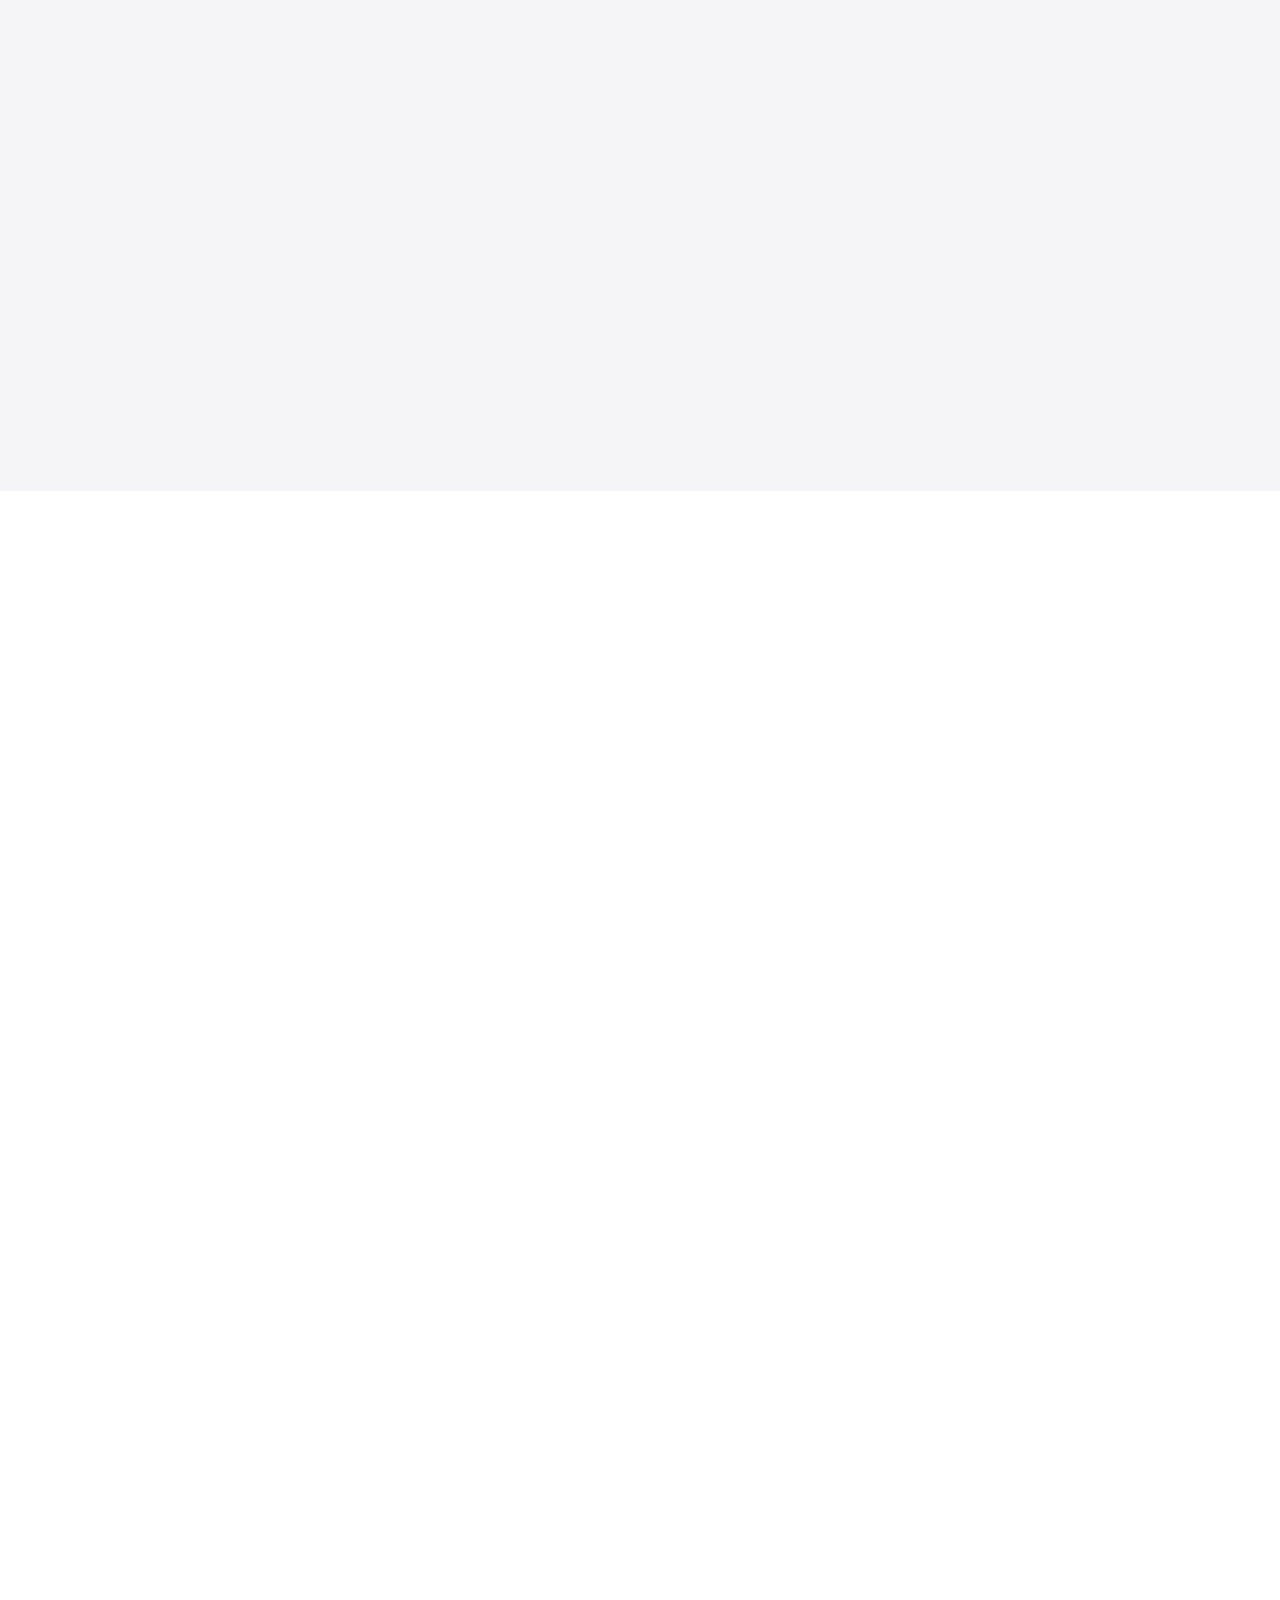
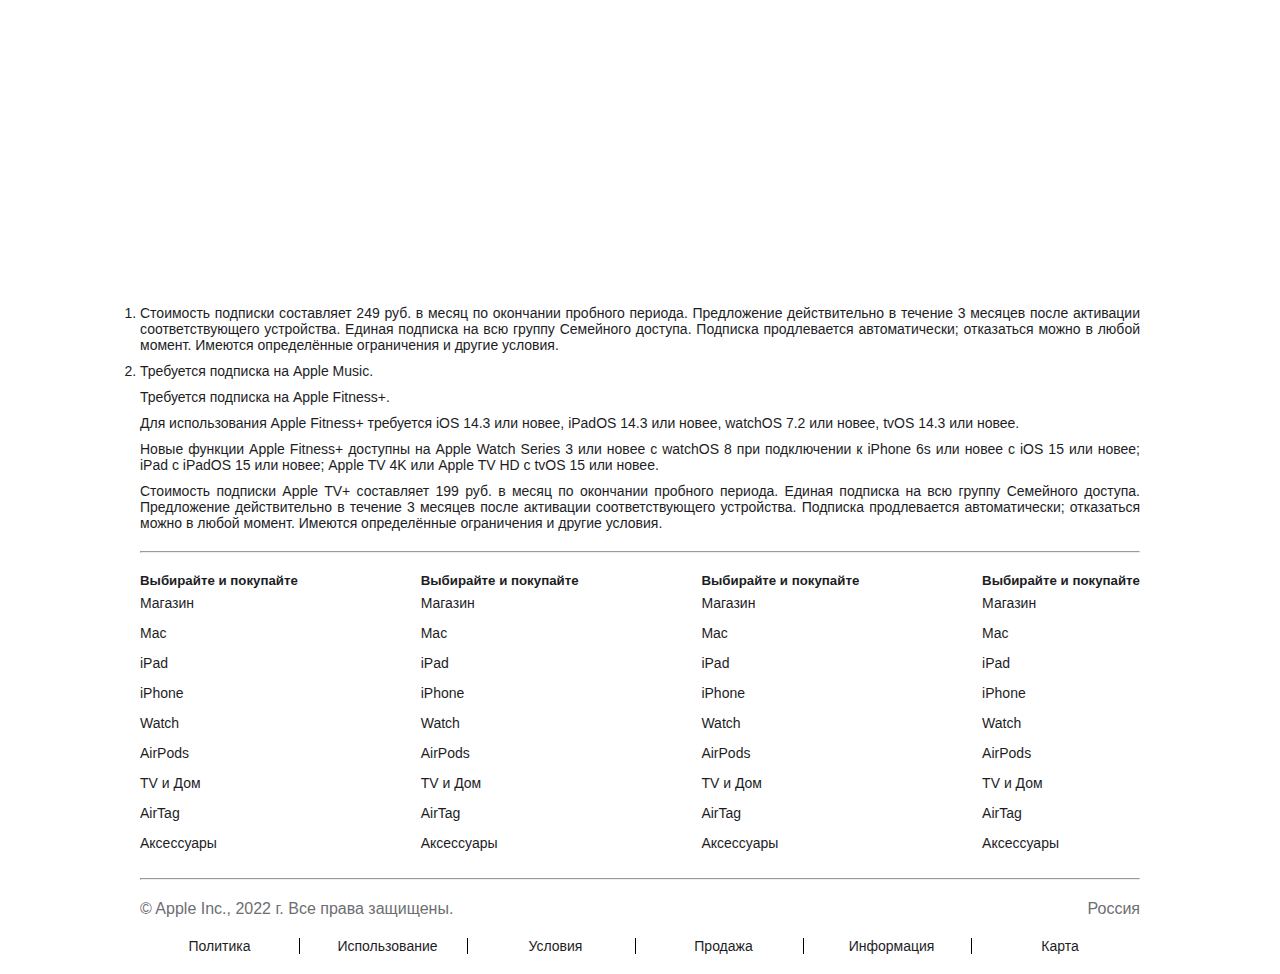
<file: Projects/done/iPhone (1)/index.html>
<!DOCTYPE html>
<html lang="ru">
<head>
    <meta charset="UTF-8">
    <meta http-equiv="X-UA-Compatible" content="IE=edge">
    <meta name="viewport" content="width=device-width, initial-scale=1.0">
    <title>Apple Corporation</title>
    <link rel="stylesheet" href="style/style.css">
</head>
<body>
    <nav class="nav">
        <div class="nav__links">
            <a href="index.html" class="nav__link"><img src="style/img/logo.png" alt="" class="nav__img"></a>
            <a href="store.html" class="nav__link">Магазин</a>
            <a href="" class="nav__link">Mac</a>
            <a href="" class="nav__link">iPad</a>
            <a href="" class="nav__link">iPhone</a>
            <a href="" class="nav__link">Watch</a>
            <a href="" class="nav__link">AirPods</a>
            <a href="" class="nav__link">TV и Дом</a>
            <a href="" class="nav__link">Только в Apple</a>
            <a href="" class="nav__link">Аксессуары</a>
            <a href="" class="nav__link">Поддержка</a>
            <a href="" class="nav__link"><img src="style/img/search.png" alt="" class="nav__img"></a>
            <a href="#" class="nav__link btnMessage"><img src="style/img/bag.png" alt="" class="nav__img"></a>
        </div>
            
        <div class="nav-placeholder"></div>
    </nav>
    <div class="message">На данный момент магазин не доступен</div>
    <main>
        <section class="promo">
            <h2 class="promo__header">iPhone 13 Pro</h2>
            <h3 class="promo__subheader">Просто. Нереально.</h3>
            <a class="promo__link" href="">Подробнее > </a>
            <div class="promo__img promo__img_iphone13pro" id="iphone13pro"></div>
        </section>

        <section class="promo promo_purple">
            <h2 class="promo__header promo__header_purple">iPhone 13</h2>
            <h3 class="promo__subheader promo__subheader_purple">Сильный мира всего.</h3>
            <a class="promo__link" href="">Подробнее > </a>
            <div class="promo__img promo__img_iphone13" id="iphone13"></div>
        </section>
        
        <section class="promo">
            <h2 class="promo__header"><img class="promo__img" src="style/img/watch_logo.png" alt=""></h2>
            <h3 class="promo__subheader">Встречайте Apple Watch с самым большим дисплеем.</h3>
            <a class="promo__link" href="">Подробнее > </a>
            <div class="promo__img promo__img_watch" id="watch"></div>
        </section>

        <section class="promo-wrapper promo-wrapper_first">
            <section class="promo promo_little">
                <h2 class="promo__header">MacBook Pro</h2>
                <h3 class="promo__subheader">Суперсила профессионалов</h3>
                <a class="promo__link" href="">Подробнее > </a>
                <div class="promo__img promo__img_little promo__img_book_little" id="macbook"></div>
            </section>

            <section class="promo promo_little promo_little_black">
                <h2 class="promo__header">iPad Pro</h2>
                <h3 class="promo__subheader">Суперсила чипа Apple M1</h3>
                <a class="promo__link" href="">Подробнее > </a>
                <div class="promo__img promo__img_little promo__img_ipad_little" id="ipad"></div>
            </section>
        </section>


        <section class="promo-wrapper promo-wrapper_second">
            <section class="promo promo_little">
                <div class="promo__img promo__img_little promo__img_airpods_little" id="airpods"></div>
                <h2 class="promo__header">AirPods</h2>
                <h3 class="promo__subheader">Абсолютно новые. <br>С пространственным аудио.</h3>
                <a class="promo__link" href="">Подробнее > </a>     
            </section>

            <section class="promo promo_little">
                <h2 class="promo__header"><img src="style/img/logo_fitnes.png" alt=""></h2>
                <h3 class="promo__subheader">Больше движения. Новые занятия «Бег»<br> и Коллекции тренировок.</h3>
                <a class="promo__link" href="">Подробнее > </a>
                <div class="promo__img promo__img_little promo__img_fitnes_little" id="fitnes"></div>
            </section>
        </section>

       <section class="promo-wrapper promo-wrapper_third">    <!-- дз + js-->
        </section>
    </main>
    <footer class="footer">
        <section class="footer-content">
            <section class="footer-content__info">
                <ol class="footer-content__info__list">
                    <li>Стоимость подписки составляет 249 руб. в месяц по окончании пробного периода. 
                        Предложение действительно в течение 3 месяцев после активации соответствующего устройства. 
                        Единая подписка на всю группу Семейного доступа. 
                        Подписка продлевается автоматически; отказаться можно в любой момент. Имеются определённые ограничения и другие условия.
                    </li>
                    <li>Требуется подписка на Apple Music.</li>
                    <li>Требуется подписка на Apple Fitness+.</li>
                    <li>Для использования Apple Fitness+ требуется iOS 14.3 или новее, 
                        iPadOS 14.3 или новее, watchOS 7.2 или новее, tvOS 14.3 или новее.
                    </li>
                    <li>Новые функции Apple Fitness+ доступны на Apple Watch Series 3 или новее с watchOS 8
                         при подключении к iPhone 6s или новее с iOS 15 или новее;
                         iPad с iPadOS 15 или новее; Apple TV 4K или Apple TV HD с tvOS 15 или новее.
                    </li>
                    <li>Стоимость подписки Apple TV+ составляет 199 руб. в месяц по окончании пробного периода.
                        Единая подписка на всю группу Семейного доступа.
                        Предложение действительно в течение 3 месяцев после активации соответствующего устройства.
                        Подписка продлевается автоматически; отказаться можно в любой момент.
                        Имеются определённые ограничения и другие условия.
                    </li>
                </ol>
            </section>
            <hr>
            <nav class="footer-content__nav">
                <section class="footer-content__nav__item">
                    <h5>Выбирайте и покупайте</h5>
                    <a href="">Магазин</a>
                    <a href="">Mac</a>
                    <a href="">iPad</a>
                    <a href="">iPhone</a>
                    <a href="">Watch</a>
                    <a href="">AirPods</a>
                    <a href="">TV и Дом</a>
                    <a href="">AirTag</a>
                    <a href="">Аксессуары</a>
                </section>
                <section class="footer-content__nav__item">
                    <h5>Выбирайте и покупайте</h5>
                    <a href="">Магазин</a>
                    <a href="">Mac</a>
                    <a href="">iPad</a>
                    <a href="">iPhone</a>
                    <a href="">Watch</a>
                    <a href="">AirPods</a>
                    <a href="">TV и Дом</a>
                    <a href="">AirTag</a>
                    <a href="">Аксессуары</a>
                </section>
                <section class="footer-content__nav__item">
                    <h5>Выбирайте и покупайте</h5>
                    <a href="">Магазин</a>
                    <a href="">Mac</a>
                    <a href="">iPad</a>
                    <a href="">iPhone</a>
                    <a href="">Watch</a>
                    <a href="">AirPods</a>
                    <a href="">TV и Дом</a>
                    <a href="">AirTag</a>
                    <a href="">Аксессуары</a>
                </section>
                <section class="footer-content__nav__item">
                    <h5>Выбирайте и покупайте</h5>
                    <a href="">Магазин</a>
                    <a href="">Mac</a>
                    <a href="">iPad</a>
                    <a href="">iPhone</a>
                    <a href="">Watch</a>
                    <a href="">AirPods</a>
                    <a href="">TV и Дом</a>
                    <a href="">AirTag</a>
                    <a href="">Аксессуары</a>
                </section>
            </nav>
            <hr>
            <section class="footer-content__rights">
                <p>© Apple Inc., 2022 г. Все права защищены.</p>
                <p>Россия</p>
            </section>
            <section class="footer-content__legal-links">
                <a href="">Политика</a>
                <a href="">Использование</a>
                <a href="">Условия</a>
                <a href="">Продажа</a>
                <a href="">Информация</a>
                <a href="">Карта</a>
            </section>
        </section>
    </footer>
    
    <div id="score">0</div>
    <script src="script/parallax.js"></script>
    <script src="script/message.js"></script>
</body>
</html>
</file>
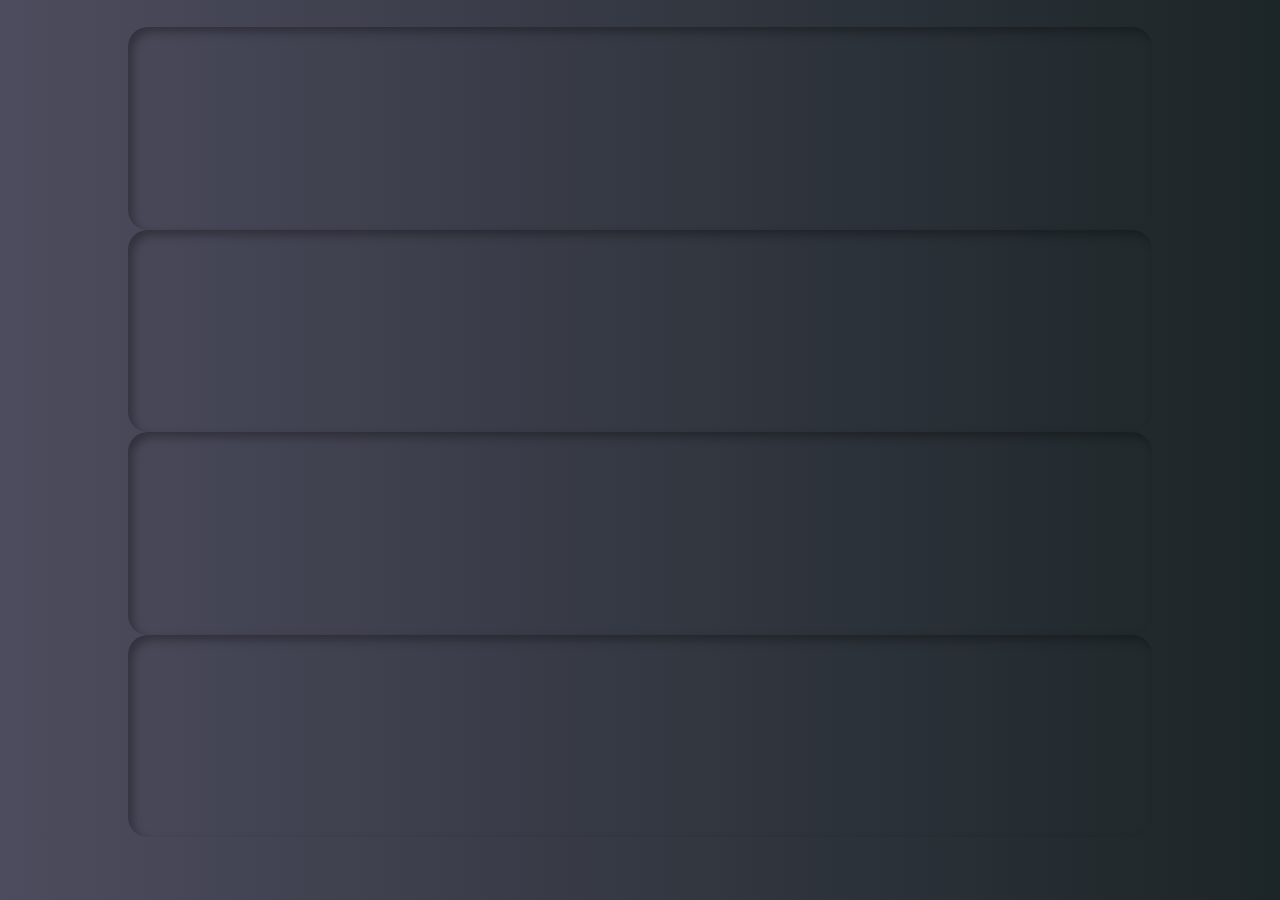
<file: Projects/learning/slider/index.html>
<!DOCTYPE html>
<html lang="en">
<head>
    <meta charset="UTF-8">
    <meta name="viewport" content="width=device-width, initial-scale=1.0">
    <link rel="stylesheet" href="css.css">
    <title>Lesson1</title>
</head>
<body> 
    <div class="content">
        <div 
        class="card js"
        style="background-image: url(https://avatars.mds.yandex.net/i?id=e9a6eee40bda44a90c8fa576536f8cb8_l-4219911-images-thumbs&n=13);"></div>
        <div 
        class="card sass"
        style="background-image: url(https://static.tildacdn.com/tild3035-3635-4365-a663-646162613163/sass_css-1980x908.png);"></div>
        <div 
        class="card html"
        style="background-image: url(https://avatars.mds.yandex.net/i?id=575069dabcf730d4ec1e0032f5b7da43_l-5297828-images-thumbs&n=13);"></div>
        <div 
        class="card php"
        style="background-image: url(https://avatars.mds.yandex.net/i?id=f5fefcd08f2c24d132614b1aa332f008_l-10471586-images-thumbs&n=13);"></div>
    </div>
    <script src="js.js"></script>
</body>
</html>
</file>
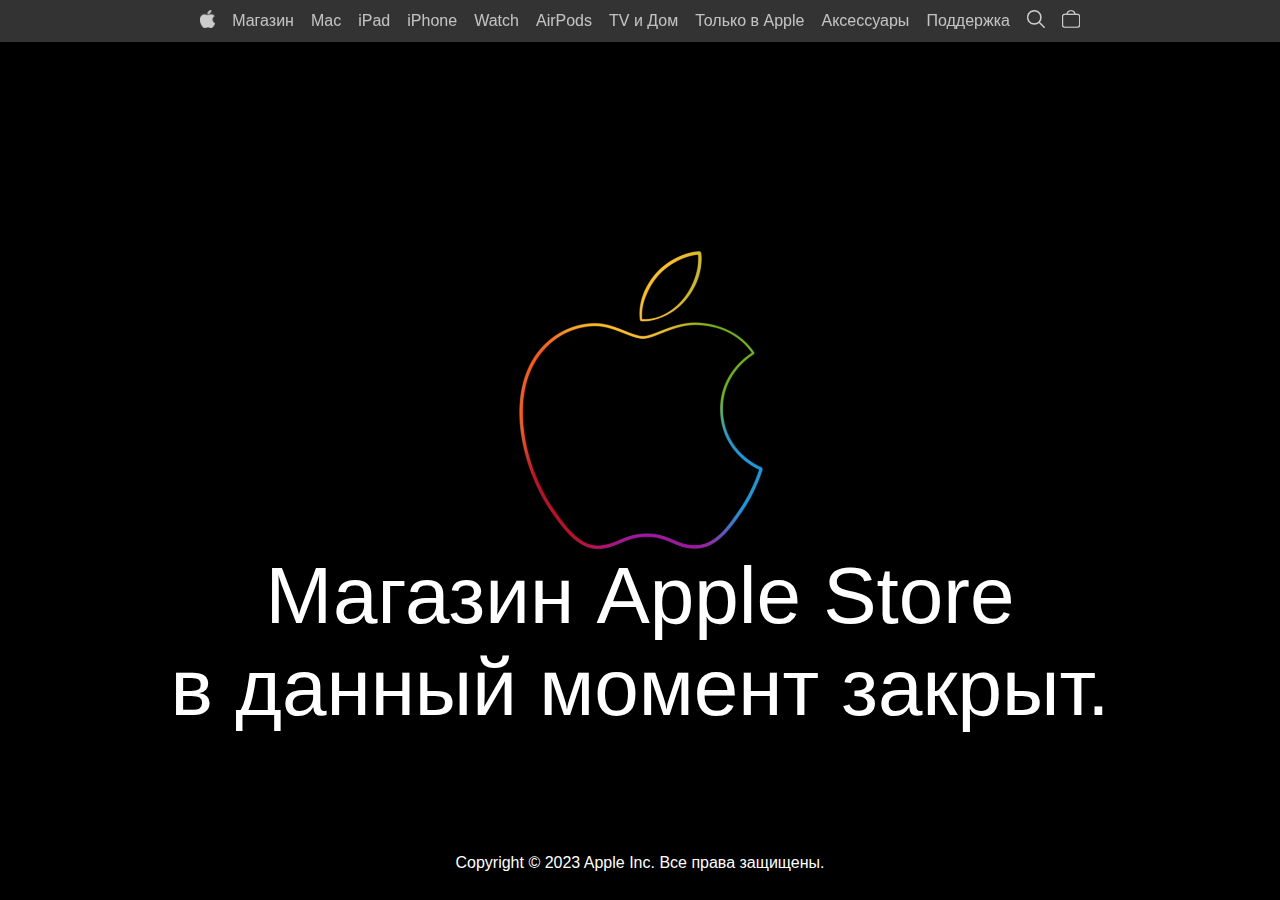
<file: iPhone (1)/store.html>
<!DOCTYPE html>
<html lang="ru">
<head>
    <meta charset="UTF-8">
    <meta http-equiv="X-UA-Compatible" content="IE=edge">
    <meta name="viewport" content="width=device-width, initial-scale=1.0">
    <title>Apple Store</title>
    <link rel="stylesheet" href="style/style.css">
</head>
<body>
    <nav class="nav">
        <a href="index.html" class="nav__link"><img src="style/img/logo.png" alt="" class="nav__img"></a>
        <a href="store.html" class="nav__link">Магазин</a>
        <a href="" class="nav__link">Mac</a>
        <a href="" class="nav__link">iPad</a>
        <a href="" class="nav__link">iPhone</a>
        <a href="" class="nav__link">Watch</a>
        <a href="" class="nav__link">AirPods</a>
        <a href="" class="nav__link">TV и Дом</a>
        <a href="" class="nav__link">Только в Apple</a>
        <a href="" class="nav__link">Аксессуары</a>
        <a href="" class="nav__link">Поддержка</a>
        <a href="" class="nav__link"><img src="style/img/search.png" alt="" class="nav__img"></a>
        <a href="" class="nav__link"><img src="style/img/bag.png" alt="" class="nav__img"></a>
    </nav>
    <main>
        <section class="store">
            <video src="style/img/apple.mp4" class="store__video" autoplay muted loop></video>
            <h1 class="store__header">Магазин Apple Store <br> в данный момент закрыт.</h1>
            <div class="store__rights">Copyright © 2023 Apple Inc. Все права защищены.</div>
        </section>
    </main>


</body>
</html>
</file>
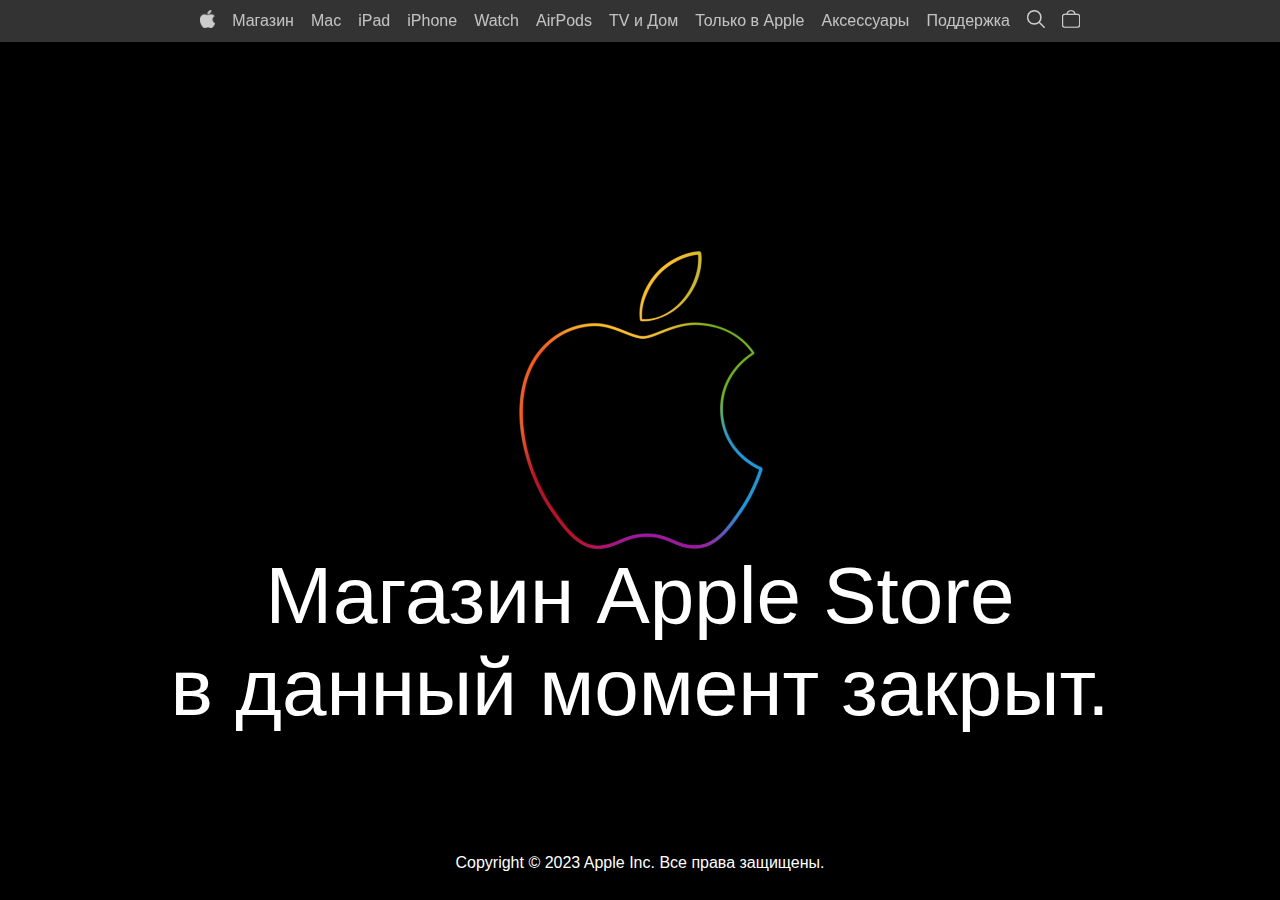
<file: Projects/done/iPhone (1)/store.html>
<!DOCTYPE html>
<html lang="ru">
<head>
    <meta charset="UTF-8">
    <meta http-equiv="X-UA-Compatible" content="IE=edge">
    <meta name="viewport" content="width=device-width, initial-scale=1.0">
    <title>Apple Store</title>
    <link rel="stylesheet" href="style/style.css">
</head>
<body>
    <nav class="nav">
        <a href="index.html" class="nav__link"><img src="style/img/logo.png" alt="" class="nav__img"></a>
        <a href="store.html" class="nav__link">Магазин</a>
        <a href="" class="nav__link">Mac</a>
        <a href="" class="nav__link">iPad</a>
        <a href="" class="nav__link">iPhone</a>
        <a href="" class="nav__link">Watch</a>
        <a href="" class="nav__link">AirPods</a>
        <a href="" class="nav__link">TV и Дом</a>
        <a href="" class="nav__link">Только в Apple</a>
        <a href="" class="nav__link">Аксессуары</a>
        <a href="" class="nav__link">Поддержка</a>
        <a href="" class="nav__link"><img src="style/img/search.png" alt="" class="nav__img"></a>
        <a href="" class="nav__link"><img src="style/img/bag.png" alt="" class="nav__img"></a>
    </nav>
    <main>
        <section class="store">
            <video src="style/img/apple.mp4" class="store__video" autoplay muted loop></video>
            <h1 class="store__header">Магазин Apple Store <br> в данный момент закрыт.</h1>
            <div class="store__rights">Copyright © 2023 Apple Inc. Все права защищены.</div>
        </section>
    </main>


</body>
</html>
</file>
<file: style/style.css>
* {
  padding: 0;
  margin: 0;
  font-family: Century Gothic;
}

body {
  background: #191a16;
}

header {
  position: sticky;
  top: 15px;
  padding: 0 50px;
}

h1 {
  color: #F3F5E5;
}

a {
  font-size: 20pt;
  text-decoration: none;
  color: #F3F5E5;
}

.avatar {
  background: #000;
  background-image: url(https://avatars.githubusercontent.com/u/69755854?v=4);
  border-radius: 50%;
  background-position: center;
  background-size: contain;
  width: 100px;
  height: 100px;
  display: flex;
  justify-content: end;
  align-items: end;
}
.avatar .git {
  background-image: url(img/github-mark.svg);
  background-position: center;
  background-size: contain;
  width: 50px;
  height: 50px;
  position: relative;
}

.content {
  height: 100%;
  padding: 0;
  margin: 0;
  display: flex;
  flex-direction: column;
  padding: 0 10vw;
  box-sizing: border-box;
}
.content h2 {
  font-size: 37pt;
  color: #F3F5E5;
  margin-bottom: 60px;
}
.content .block {
  margin: 100px 0;
}
.content .block {
  width: 100%;
  height: 1000px;
  display: flex;
}
.content .block .slider {
  width: 100%;
  height: 200px;
  background-color: #fff;
  display: flex;
  flex-direction: column;
  align-items: center;
  justify-content: center;
  background-position: center;
  background-repeat: no-repeat;
  box-shadow: inset 0px -5px 10px rgba(0, 0, 0, 0.3);
  border-radius: 20px;
  flex: 1;
  background-size: cover;
  cursor: pointer;
  transition: 0.3s ease-out;
}
.content .block .slider div {
  -webkit-backdrop-filter: invert(10%) brightness(60%) blur(5px);
          backdrop-filter: invert(10%) brightness(60%) blur(5px);
  opacity: 1;
  height: 100px;
  width: 50%;
  align-items: center;
  display: flex;
  justify-content: center;
  flex-direction: column;
  border-radius: 20px;
}
.content .block .slider h1 {
  font-size: 25pt;
  color: #F3F5E5;
}
.content .block .slider a {
  background-color: #B4DD43;
  border-radius: 5px;
  color: #191a16;
  padding: 3px;
  opacity: 0;
  transition: all 0.3s ease-out, background-color 0.15s ease-out, color 0.15s ease-out;
  margin-top: 5px;
  position: none;
}
.content .block .slider a:hover {
  background-color: #F3F5E5;
  color: #B4DD43;
}
.content .block .active {
  background-size: cover;
  flex: 10;
  box-shadow: inset 7px 7px 15px rgba(0, 0, 0, 0.5);
  transition: 0.5s ease-out;
}
.content .block .active a {
  opacity: 1;
  position: relative;
}
.content .materials {
  display: flex;
  flex-direction: column;
}/*# sourceMappingURL=style.css.map */
</file>
<file: iPhone (1)/style/style.css>
@import "block/nav/nav.css";
@import "block/promo/promo.css";
@import "block/footer/footer.css";
@import "block/store/store.css";
@import "block/sup/sup.css";

*{
    box-sizing: border-box;
    margin: 0;
    color: #1d1d1f;
    text-decoration: none;
    font-family: sans-serif;
}
hr{
    margin: 20px 0;
}
.message{
    position: fixed;
    width: 180px;
    height: 75px;
    display: none;
    align-items: center;
    justify-content: center;
    background-color: #ddd;
    border-radius: 10px;
    right: 140px;
    top: 60px; 
    padding: 10px;
    text-align: center;
}
</file>
<file: Projects/doing/TechSolutions/style/import.css>
@import url(main.css);
@import url(page-1.css);
@import url(anim.css);
@import url(adaptation/import-adaptation.css);
</file>
<file: Projects/done/iPhone (1)/style/style.css>
@import "block/nav/nav.css";
@import "block/promo/promo.css";
@import "block/footer/footer.css";
@import "block/store/store.css";
@import "block/sup/sup.css";

*{
    box-sizing: border-box;
    margin: 0;
    color: #1d1d1f;
    text-decoration: none;
    font-family: sans-serif;
}
hr{
    margin: 20px 0;
}
.message{
    position: fixed;
    width: 180px;
    height: 75px;
    display: none;
    align-items: center;
    justify-content: center;
    background-color: #ddd;
    border-radius: 10px;
    right: 140px;
    top: 60px; 
    padding: 10px;
    text-align: center;
}
</file>
<file: Projects/learning/slider/css.css>
* {
  margin: 0;
  padding: 0;
  text-decoration: none;
}

body {
  height: 100%;
  width: 100%;
  background: linear-gradient(90deg, rgb(77, 76, 94), rgb(28, 37, 39));
  transition: background 5s ease-out;
}

.content {
  display: flex;
  flex-direction: column;
  height: 90vh;
  width: 80vw;
  margin: auto;
  margin-top: 3vh;
}
.content .card {
  flex: 1;
  height: 45vh;
  background-size: 100%;
  background-position: center;
  background-repeat: no-repeat;
  box-shadow: inset 5px 5px 10px rgba(0, 0, 0, 0.3);
  border-radius: 20px;
  transition: 0.5s ease-out;
  cursor: pointer;
}
.content .card.active {
  background-size: 120%;
  flex: 10;
  box-shadow: inset 7px 7px 15px rgba(0, 0, 0, 0.5);
  transition: 0.5s ease-out;
}/*# sourceMappingURL=css.css.map */
</file>
